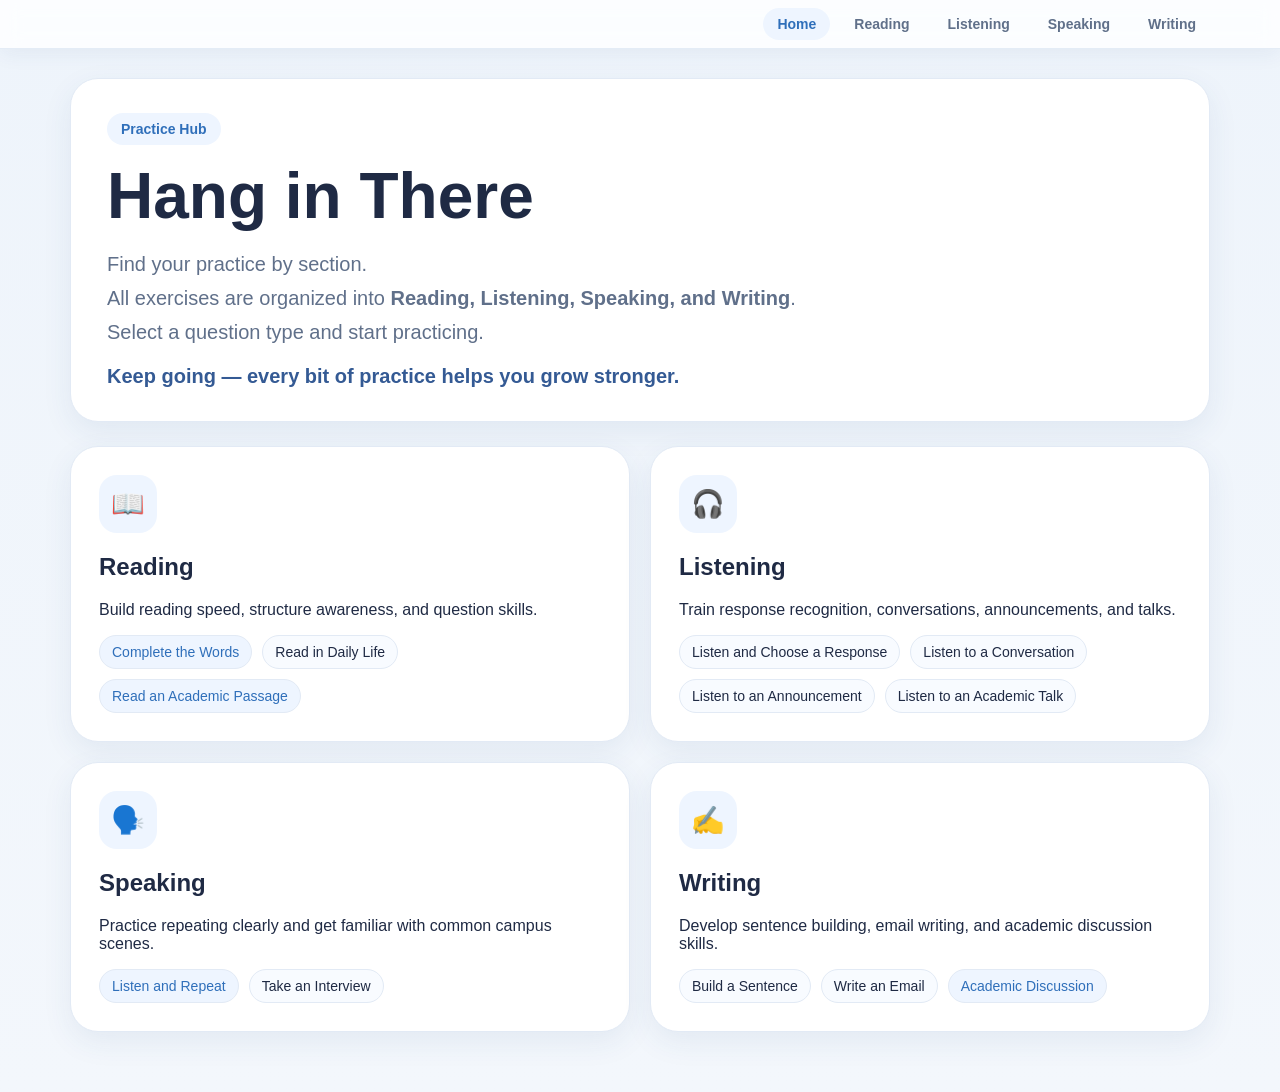
<file: index.html>
<!DOCTYPE html>
<html lang="en">
<head>
  <meta charset="UTF-8" />
  <meta name="viewport" content="width=device-width, initial-scale=1.0" />
  <title>Hang in There</title>
  <!-- Google Analytics -->
  <script async src="https://www.googletagmanager.com/gtag/js?id=G-VKHYMHFGMF"></script>
  <script>
    window.dataLayer = window.dataLayer || [];
    function gtag(){dataLayer.push(arguments);}
    gtag('js', new Date());
    gtag('config', 'G-VKHYMHFGMF');
  </script>
  <link rel="stylesheet" href="./styles.css?v=20260321homefix1" />
</head>
<body>
  <div class="navbar">
    <div class="nav-inner">
      <div class="nav-left"></div>

      <div class="nav-links">
        <a href="index.html" class="active">Home</a>
        <a href="reading.html">Reading</a>
        <a href="listening.html">Listening</a>
        <a href="speaking.html">Speaking</a>
        <a href="writing.html">Writing</a>
      </div>
    </div>
  </div>

  <div class="page-shell">
    <header class="hero card">
      <div class="badge">Practice Hub</div>
      <h1>Hang in There</h1>
      <p>
        Find your practice by section.<br>
        All exercises are organized into <strong>Reading, Listening, Speaking, and Writing</strong>.<br>
        Select a question type and start practicing.
      </p>
      <p class="encourage">Keep going — every bit of practice helps you grow stronger.</p>
    </header>

    <main class="grid">
      <section class="card module-card">
        <div class="icon">📖</div>
        <h2>Reading</h2>
        <p class="desc">Build reading speed, structure awareness, and question skills.</p>
        <div class="tag-list">
          <a href="complete-the-words.html" class="tag active">Complete the Words</a>
          <span class="tag">Read in Daily Life</span>
          <a href="read-an-academic-passage.html" class="tag active">Read an Academic Passage</a>
        </div>
      </section>

      <section class="card module-card">
        <div class="icon">🎧</div>
        <h2>Listening</h2>
        <p class="desc">Train response recognition, conversations, announcements, and talks.</p>
        <div class="tag-list">
          <span class="tag">Listen and Choose a Response</span>
          <span class="tag">Listen to a Conversation</span>
          <span class="tag">Listen to an Announcement</span>
          <span class="tag">Listen to an Academic Talk</span>
        </div>
      </section>

      <a class="card module-card" href="speaking.html">
        <div class="icon">🗣️</div>
        <h2>Speaking</h2>
        <p class="desc">Practice repeating clearly and get familiar with common campus scenes.</p>
        <div class="tag-list">
          <span class="tag active">Listen and Repeat</span>
          <span class="tag">Take an Interview</span>
        </div>
      </a>

      <section class="card module-card">
        <div class="icon">✍️</div>
        <h2>Writing</h2>
        <p class="desc">Develop sentence building, email writing, and academic discussion skills.</p>
        <div class="tag-list">
          <span class="tag">Build a Sentence</span>
          <span class="tag">Write an Email</span>
          <a href="writing.html" class="tag active">Academic Discussion</a>
        </div>
      </section>
    </main>
  </div>
</body>
</html>
</file>
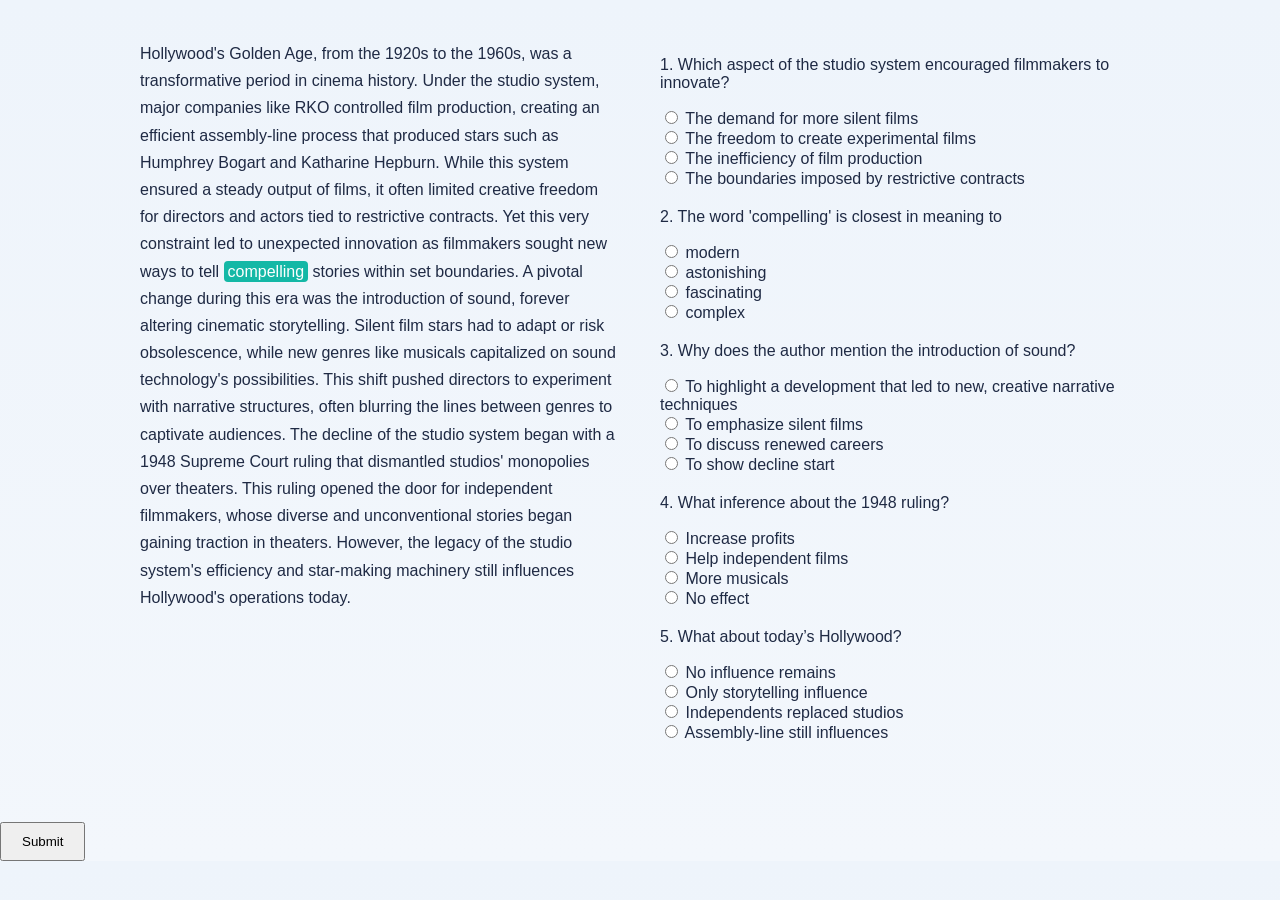
<file: academic.html>
<!DOCTYPE html>
<html lang="en">
<head>
  <meta charset="UTF-8" />
  <meta name="viewport" content="width=device-width, initial-scale=1.0"/>
  <title>Read an Academic Passage</title>
  <link rel="stylesheet" href="./styles.css" />
  <style>
    .container {
      max-width: 1000px;
      margin: 40px auto;
      display: flex;
      gap: 40px;
    }

    .passage {
      flex: 1;
      line-height: 1.7;
    }

    .questions {
      flex: 1;
    }

    .question {
      margin-bottom: 20px;
    }

    .highlight-word {
      background: #14b8a6;
      color: white;
      padding: 2px 4px;
      border-radius: 4px;
    }

    button {
      margin-top: 20px;
      padding: 10px 20px;
      cursor: pointer;
    }
  </style>
</head>
<body>

<div class="container">
  <div class="passage" id="passage"></div>
  <div class="questions" id="questions"></div>
</div>

<button onclick="check()">Submit</button>

<script>
const data = {
  passage: `Hollywood's Golden Age, from the 1920s to the 1960s, was a transformative period in cinema history. Under the studio system, major companies like RKO controlled film production, creating an efficient assembly-line process that produced stars such as Humphrey Bogart and Katharine Hepburn. While this system ensured a steady output of films, it often limited creative freedom for directors and actors tied to restrictive contracts. Yet this very constraint led to unexpected innovation as filmmakers sought new ways to tell <span class="highlight-word">compelling</span> stories within set boundaries.

A pivotal change during this era was the introduction of sound, forever altering cinematic storytelling. Silent film stars had to adapt or risk obsolescence, while new genres like musicals capitalized on sound technology's possibilities. This shift pushed directors to experiment with narrative structures, often blurring the lines between genres to captivate audiences.

The decline of the studio system began with a 1948 Supreme Court ruling that dismantled studios' monopolies over theaters. This ruling opened the door for independent filmmakers, whose diverse and unconventional stories began gaining traction in theaters. However, the legacy of the studio system's efficiency and star-making machinery still influences Hollywood's operations today.`,

  questions: [
    {
      q: "Which aspect of the studio system encouraged filmmakers to innovate?",
      options: [
        "The demand for more silent films",
        "The freedom to create experimental films",
        "The inefficiency of film production",
        "The boundaries imposed by restrictive contracts"
      ],
      answer: 3
    },
    {
      q: "The word 'compelling' is closest in meaning to",
      options: ["modern","astonishing","fascinating","complex"],
      answer: 2
    },
    {
      q: "Why does the author mention the introduction of sound?",
      options: [
        "To highlight a development that led to new, creative narrative techniques",
        "To emphasize silent films",
        "To discuss renewed careers",
        "To show decline start"
      ],
      answer: 0
    },
    {
      q: "What inference about the 1948 ruling?",
      options: [
        "Increase profits",
        "Help independent films",
        "More musicals",
        "No effect"
      ],
      answer: 1
    },
    {
      q: "What about today’s Hollywood?",
      options: [
        "No influence remains",
        "Only storytelling influence",
        "Independents replaced studios",
        "Assembly-line still influences"
      ],
      answer: 3
    }
  ]
};

document.getElementById("passage").innerHTML = data.passage;

const qDiv = document.getElementById("questions");

data.questions.forEach((q, i) => {
  let html = `<div class="question"><p>${i+1}. ${q.q}</p>`;
  q.options.forEach((opt, j) => {
    html += `
      <label>
        <input type="radio" name="q${i}" value="${j}">
        ${opt}
      </label><br>
    `;
  });
  html += `</div>`;
  qDiv.innerHTML += html;
});

function check(){
  let score = 0;
  data.questions.forEach((q,i)=>{
    const selected = document.querySelector(`input[name=q${i}]:checked`);
    if(selected && Number(selected.value) === q.answer){
      score++;
    }
  });
  alert("Score: " + score + "/" + data.questions.length);
}
</script>

</body>
</html>
</file>
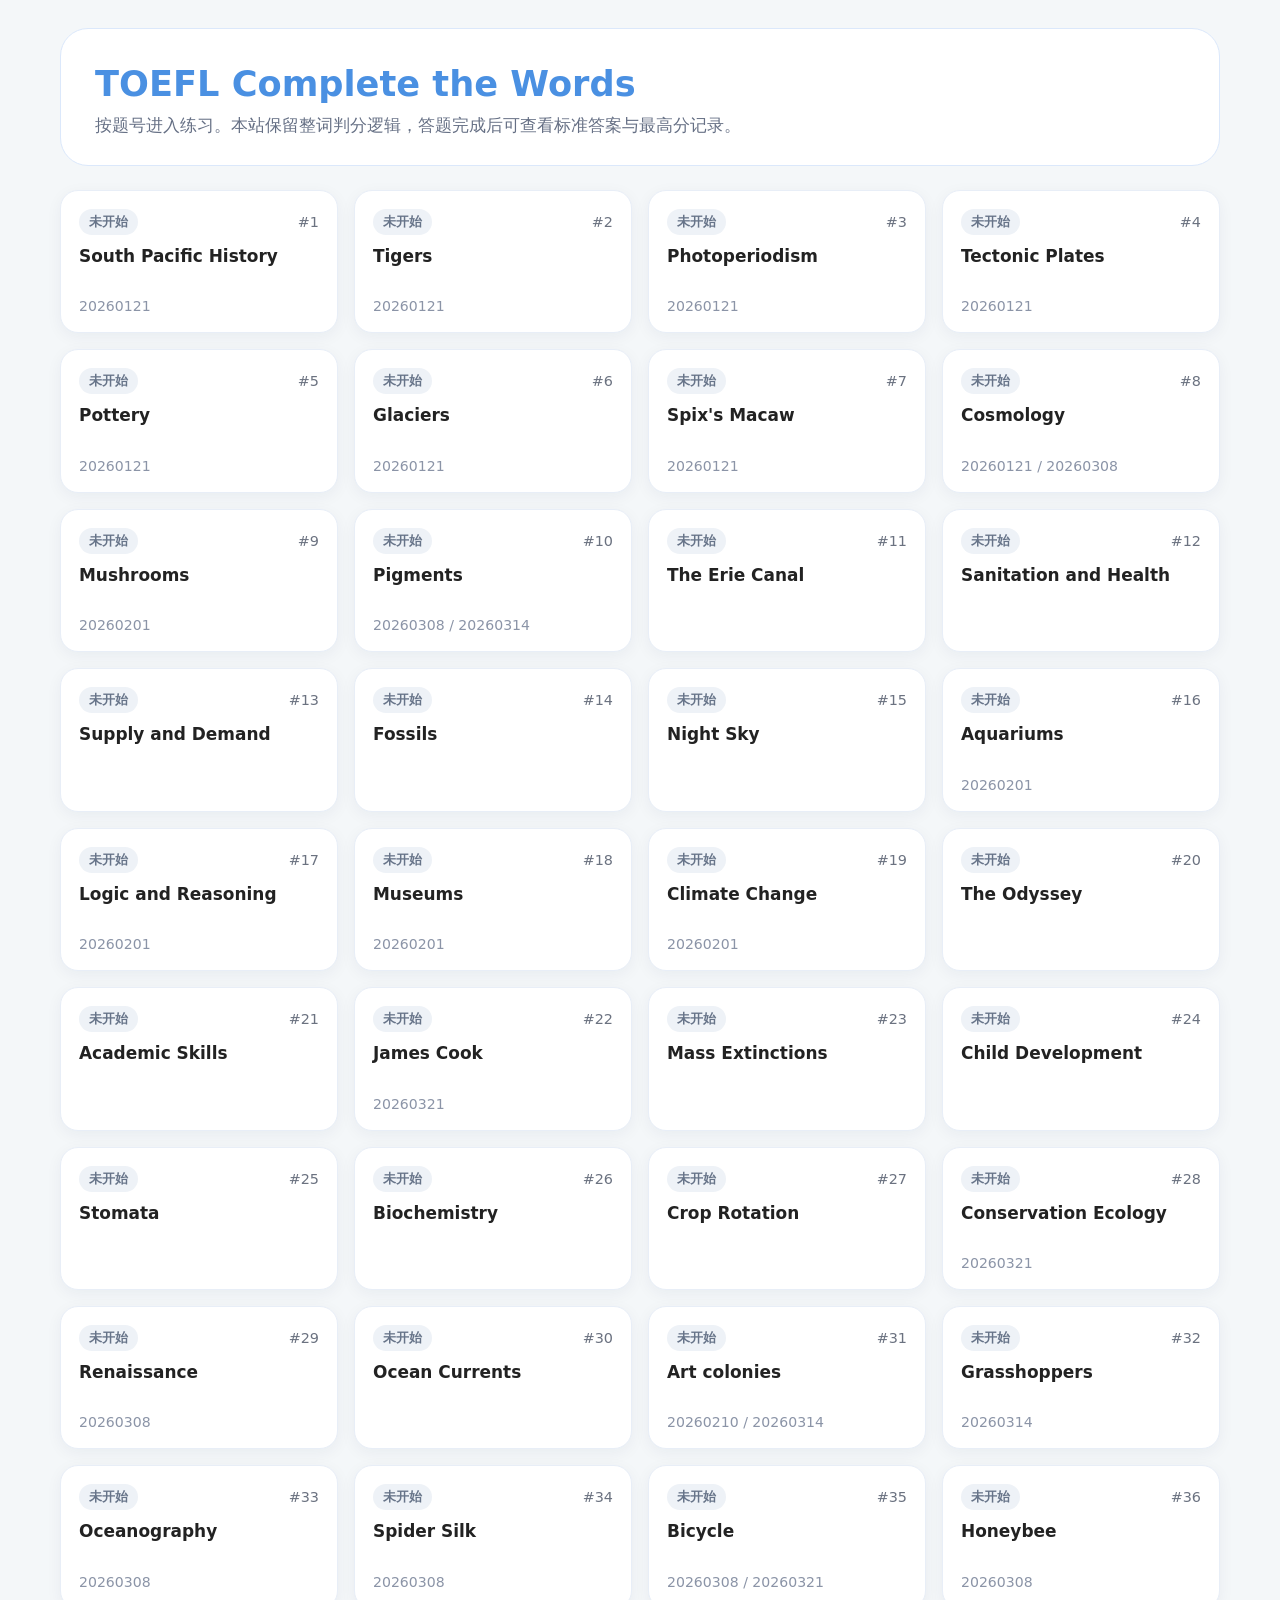
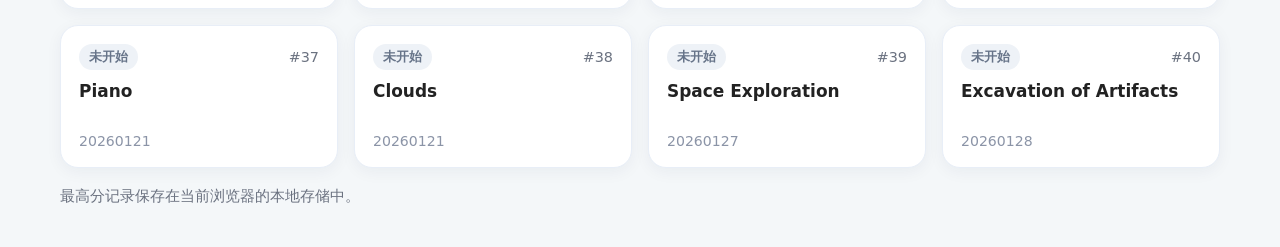
<file: complete-the-words.html>
<!DOCTYPE html>
<html lang="zh-CN">
<head>
  <meta charset="UTF-8" />
  <meta name="viewport" content="width=device-width, initial-scale=1.0" />
  <title>TOEFL Complete the Words</title>
  <style>
    :root { --primary:#4a90e2; --success:#28a745; --muted:#6b7280; --bg:#f4f7f9; }
    * { box-sizing:border-box; }
    body { margin:0; font-family:'Segoe UI', system-ui, sans-serif; background:var(--bg); color:#333; }
    .wrap { max-width:1200px; margin:0 auto; padding:28px 20px 40px; }
    .hero { background:#fff; border:1px solid #dbe8fb; border-radius:28px; padding:34px 34px 28px; margin-bottom:24px; }
    .hero h1 { margin:0 0 10px; color:var(--primary); font-size:2.2rem; }
    .hero p { margin:0; color:#667085; font-size:1.05rem; }
    .grid { display:grid; grid-template-columns:repeat(auto-fill, minmax(260px, 1fr)); gap:16px; }
    .card { background:#fff; border-radius:18px; padding:18px; text-decoration:none; color:inherit; border:1px solid #e8eef7; box-shadow:0 4px 16px rgba(24,39,75,.05); transition:.15s ease; }
    .card:hover { transform:translateY(-2px); box-shadow:0 10px 24px rgba(24,39,75,.08); }
    .meta { display:flex; justify-content:space-between; align-items:center; margin-bottom:10px; color:#6b7280; font-size:.9rem; }
    .badge { display:inline-block; padding:4px 10px; border-radius:999px; font-weight:700; font-size:.82rem; }
    .badge-none { background:#eef2f7; color:#677489; }
    .badge-done { background:#eaf7ee; color:#1c7c3c; }
    .card h3 { margin:0 0 8px; font-size:1.06rem; line-height:1.35; color:#222; }
    .subtitle { color:#4a90e2; font-size:.9rem; margin:0 0 6px; min-height:1.15em; font-weight:600; }
    .date { color:#8b94a7; font-size:.88rem; min-height:1.1em; }
    .tip { margin-top:18px; color:#6b7280; font-size:.95rem; }
  </style>
</head>
<body>
  <div class="wrap">
    <div class="hero">
      <h1>TOEFL Complete the Words</h1>
      <p>按题号进入练习。本站保留整词判分逻辑，答题完成后可查看标准答案与最高分记录。</p>
    </div>
    <div id="question-grid" class="grid"></div>
    <div class="tip">最高分记录保存在当前浏览器的本地存储中。</div>
  </div>
  <script src="data/questions.js"></script>
  <script>
    const STORAGE_KEY = 'ctw_scores_v1';
    const scores = JSON.parse(localStorage.getItem(STORAGE_KEY) || '{}');
    const grid = document.getElementById('question-grid');
    const questionList = window.questions || [];
    if (!questionList.length) {
      grid.innerHTML = '<div style="color:#dc3545;">题库加载失败，请检查 data/questions.js</div>';
    }
    questionList.forEach(q => {
      const score = scores[q.id];
      const total = (q.items || []).length || 10;
      const done = score !== undefined;
      const card = document.createElement('a');
      card.className = 'card';
      card.href = `practice.html?id=${q.id}`;
      card.innerHTML = `
        <div class="meta">
          <span class="badge ${done ? 'badge-done' : 'badge-none'}">${done ? `最高分 ${score} / ${total}` : '未开始'}</span>
          <span>#${q.id}</span>
        </div>
        <h3>${q.title || `Practice ${q.id}`}</h3>
        <div class="subtitle">${q.subtitle || ''}</div>
        <div class="date">${q.date || ''}</div>
      `;
      grid.appendChild(card);
    });
  </script>
</body>
</html>
</file>
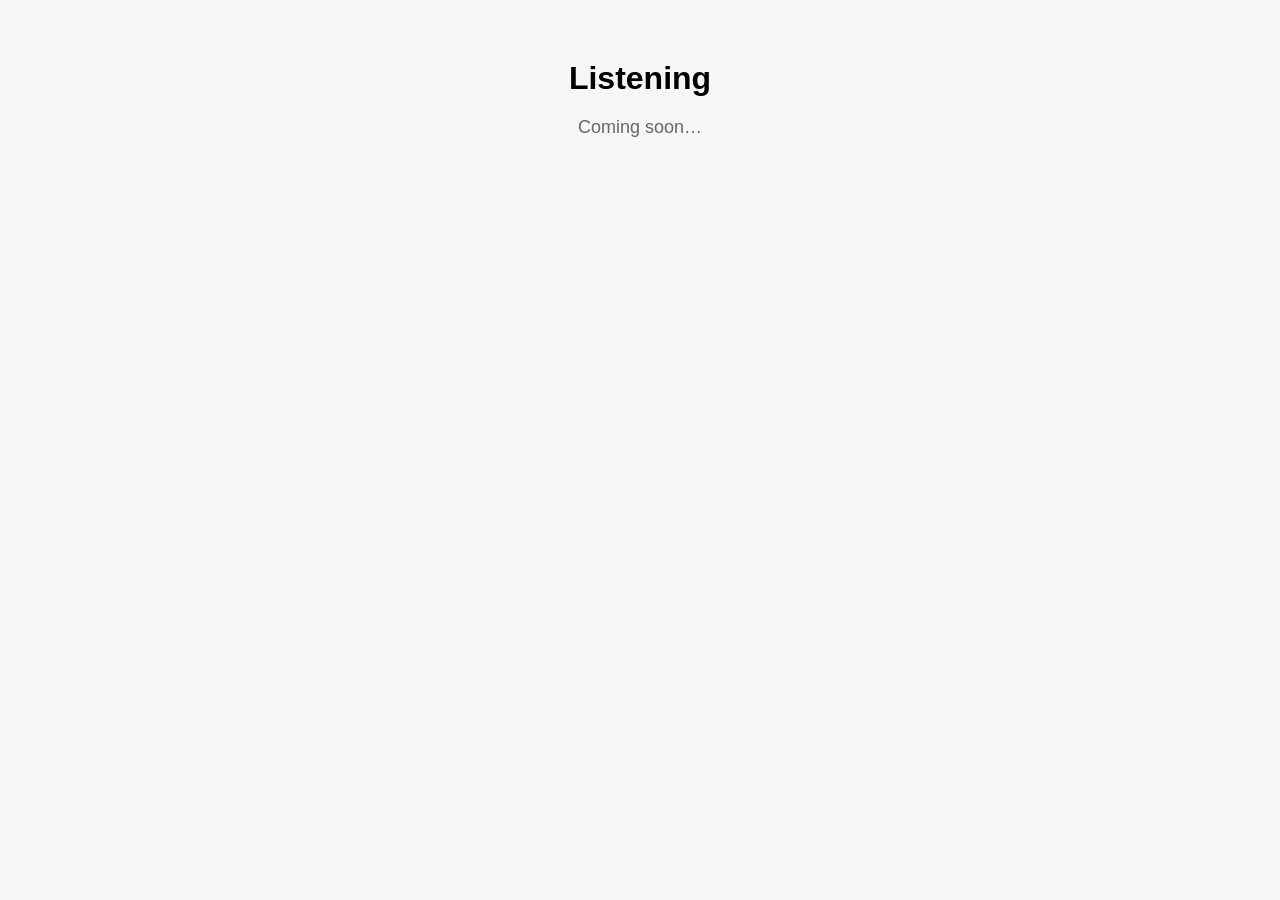
<file: listening.html>
<!DOCTYPE html>
<html lang="en">
<head>
  <meta charset="UTF-8">
  <title>Listening</title>
  <meta name="viewport" content="width=device-width, initial-scale=1.0">
  <style>
    body {
      font-family: Arial, sans-serif;
      margin: 0;
      background: #f5f6f7;
    }

    .container {
      max-width: 900px;
      margin: 60px auto;
      text-align: center;
    }

    h1 {
      font-size: 32px;
      margin-bottom: 20px;
    }

    p {
      color: #666;
      font-size: 18px;
    }
  </style>
</head>

<body>

<div class="container">
  <h1>Listening</h1>
  <p>Coming soon…</p>
</div>

</body>
</html>
</file>
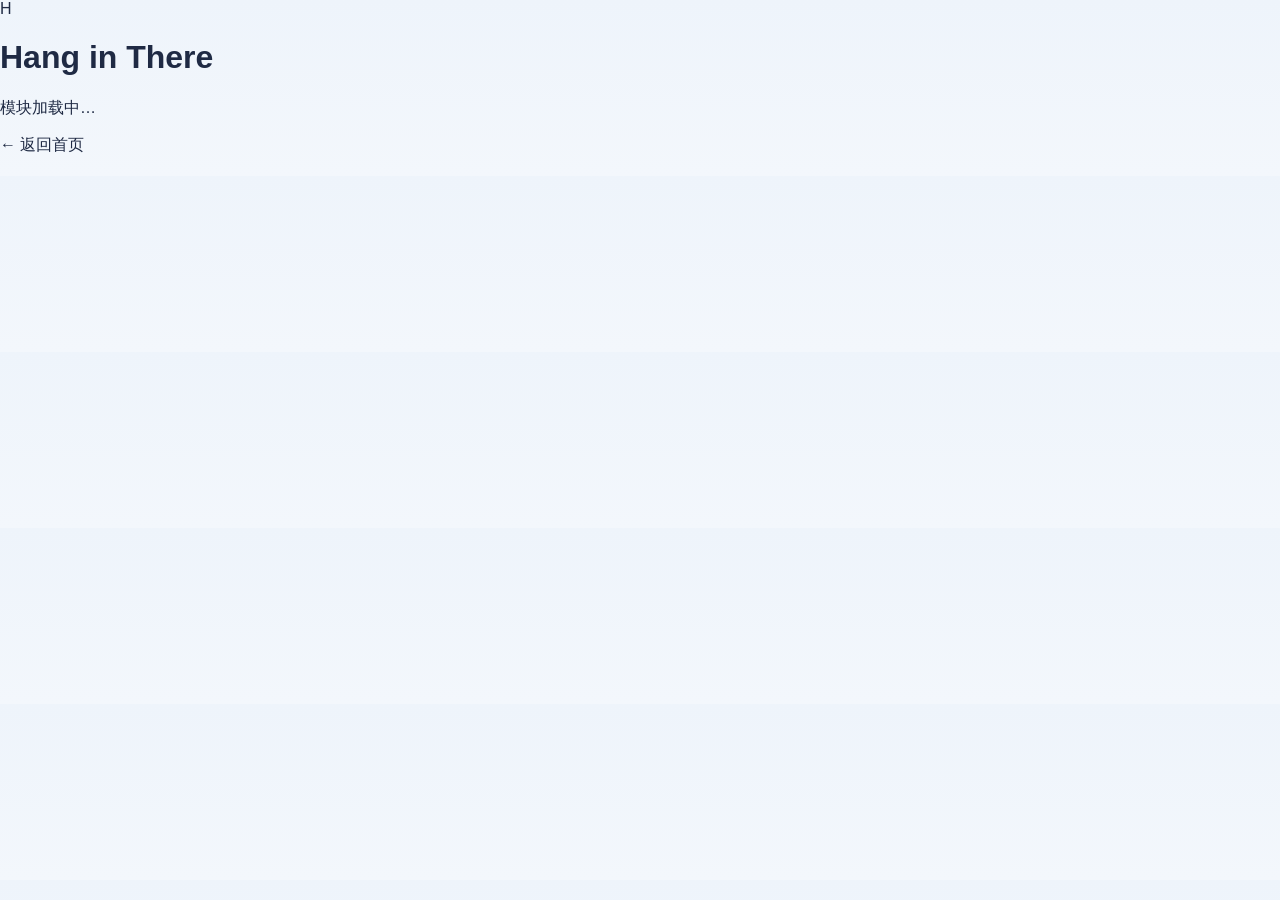
<file: module.html>
<!DOCTYPE html>
<html lang="zh-CN">
<head>
  <meta charset="UTF-8" />
  <meta name="viewport" content="width=device-width, initial-scale=1.0" />
  <title>Hang in There | 模块页</title>
  <link rel="stylesheet" href="./styles.css" />
  <script src="./site-data.js"></script>
</head>
<body>
  <header class="site-header">
    <div class="container">
      <div class="brand">
        <div class="brand-badge">H</div>
        <div class="brand-text">
          <h1>Hang in There</h1>
          <p id="breadcrumb">模块加载中…</p>
        </div>
      </div>
    </div>
  </header>

  <main class="container">
    <a class="back-link" href="./index.html">← 返回首页</a>

    <section class="panel">
      <div class="module-top">
        <h2 id="moduleTitle"></h2>
        <p id="moduleDesc"></p>
      </div>

      <div class="chip-row" id="typeChips"></div>
      <div id="moduleContent"></div>
    </section>
  </main>

  <script>
    const params = new URLSearchParams(window.location.search);
    const categoryId = params.get('category');
    const typeId = params.get('type');

    const category = siteData.categories.find(item => item.id === categoryId) || siteData.categories[0];
    const selectedType = category.types.find(item => item.id === typeId) || category.types[0];

    const breadcrumb = document.getElementById('breadcrumb');
    const moduleTitle = document.getElementById('moduleTitle');
    const moduleDesc = document.getElementById('moduleDesc');
    const typeChips = document.getElementById('typeChips');
    const moduleContent = document.getElementById('moduleContent');

    breadcrumb.textContent = `${category.name} / ${selectedType.name}`;
    moduleTitle.textContent = selectedType.name;
    moduleDesc.textContent = selectedType.description;

    typeChips.innerHTML = category.types.map(type => {
      const active = type.id === selectedType.id ? 'active' : '';
      return `<a class="chip ${active}" href="./module.html?category=${encodeURIComponent(category.id)}&type=${encodeURIComponent(type.id)}">${type.name}</a>`;
    }).join('');

    function renderEmpty(type) {
      moduleContent.innerHTML = `
        <div class="notice">
          这个题型入口已经预留好了，目前内容先留空。后续你只需要把题目数据补进来，就可以继续扩展，不用再改网站整体结构。
        </div>
      `;
    }

    function renderExternal(type) {
      moduleContent.innerHTML = `
        <div class="notice">
          <div>这个题型会跳转到你原来已经在用的 Complete the Words 刷题页。</div>
          <div style="margin-top:8px;">${type.note || ''}</div>
          <a class="button" href="${type.externalHref}">进入 ${type.name}</a>
        </div>
      `;
    }

    function renderSpeakingList(items) {
      moduleContent.innerHTML = items.map(item => `
        <article class="question-card">
          <div class="question-number">Listen and Repeat ${item.number}</div>
          <h3 class="question-title">${item.title}</h3>

          <div class="block-title">题目内容</div>
          <ol class="lines">
            ${item.lines.map(line => `<li>${line}</li>`).join('')}
          </ol>

          <div class="block-title">场景知识补充</div>
          <div class="vocab-list">
            ${item.vocab.map(([term, ipa, meaning]) => `
              <div class="vocab-item"><strong>${term}</strong> ${ipa}<br>${meaning}</div>
            `).join('')}
          </div>
        </article>
      `).join('');
    }

    if (selectedType.status === 'content' && category.id === 'speaking' && selectedType.id === 'listen-and-repeat') {
      renderSpeakingList(siteData.speaking['listen-and-repeat']);
    } else if (selectedType.status === 'external') {
      renderExternal(selectedType);
    } else {
      renderEmpty(selectedType);
    }
  </script>
</body>
</html>
</file>
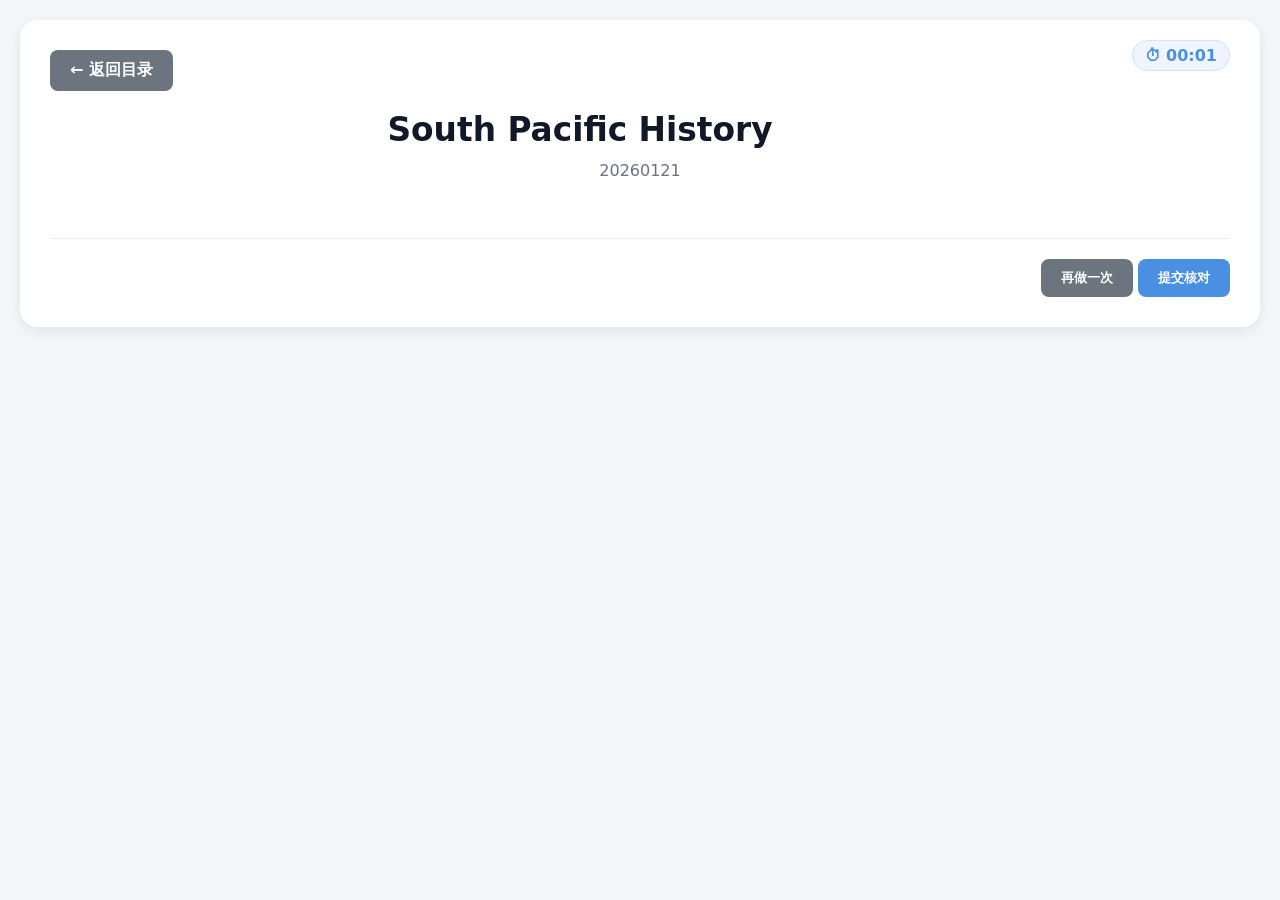
<file: practice.html>
<!DOCTYPE html>
<html lang="zh-CN">
<head>
  <meta charset="UTF-8" />
  <meta name="viewport" content="width=device-width, initial-scale=1.0" />
  <title>Read an Academic Passage</title>
  <style>
    :root { --primary:#4a90e2; --success:#28a745; --error:#dc3545; --bg:#f4f7f9; }
    * { box-sizing:border-box; }
    body { font-family:'Segoe UI', system-ui, sans-serif; background:var(--bg); margin:0; padding:20px; color:#333; }
    .container { max-width:1280px; margin:0 auto; background:white; padding:30px; border-radius:18px; box-shadow:0 4px 15px rgba(0,0,0,0.08); position:relative; }
    #timer { position:absolute; top:20px; right:30px; font-weight:bold; color:var(--primary); background:#eef5ff; padding:5px 12px; border-radius:15px; font-variant-numeric:tabular-nums; border:1px solid #d0e3ff; }
    .btn-back, button { border:none; padding:10px 20px; border-radius:8px; cursor:pointer; font-weight:bold; transition:opacity 0.2s; text-decoration:none; display:inline-block; }
    .btn-back, .btn-retry { background:#6c757d; color:white; }
    .btn-main { background:var(--primary); color:white; }
    .btn-next { background:var(--success); color:white; }
    .topbar { margin-bottom:20px; }
    h1 { margin:0 120px 8px 0; color:#111827; font-size:2.05rem; text-align:center; }
    .sub { color:#6b7280; margin-bottom:10px; text-align:center; }
    .mini-title { color:#4a90e2; font-weight:700; margin-bottom:12px; text-align:center; }
    .layout { display:grid; grid-template-columns: 1.05fr .95fr; gap:38px; align-items:start; }
    .passage { font-size:1rem; line-height:1.58; text-align:left; color:#333; }
    .passage p { margin:0 0 20px; }
    .highlight-word { background:#14b8a6; color:#fff; padding:1px 4px; border-radius:2px; font-weight:700; }
    .question-panel { padding-top:6px; }
    .question-block { margin-bottom:26px; }
    .question-text { font-size:1rem; line-height:1.45; font-weight:700; color:#222; margin-bottom:14px; }
    .options { display:flex; flex-direction:column; gap:14px; }
    .option { display:flex; align-items:flex-start; gap:14px; cursor:pointer; }
    .option input[type="radio"] { width:18px; height:18px; margin-top:3px; accent-color:#4a90e2; }
    .option-text { font-size:0.98rem; line-height:1.45; }
    .option.correct .option-text { color:var(--success); font-weight:700; }
    .option.wrong .option-text { color:var(--error); font-weight:700; }
    .option.dim .option-text { color:#666; }
    .answer-area { margin-top:28px; padding:20px; background:#f8f9fa; border-radius:10px; border-left:5px solid var(--primary); }
    .answer-grid { display:grid; grid-template-columns:repeat(auto-fill, minmax(200px, 1fr)); gap:10px; margin-top:10px; }
    .ans-item { font-size:1rem; color:#555; border-bottom:1px dashed #ddd; padding-bottom:5px; }
    .nav-tools { margin-top:28px; padding-top:20px; border-top:1px solid #eee; display:flex; justify-content:space-between; align-items:center; gap:12px; flex-wrap:wrap; }
    .hidden { display:none; }
    @media (max-width: 960px) {
      .container { padding:20px; }
      #timer { position:static; display:inline-block; margin-bottom:12px; }
      h1 { margin-right:0; font-size:1.5rem; text-align:left; }
      .sub, .mini-title { text-align:left; }
      .layout { grid-template-columns:1fr; gap:22px; }
      .passage { font-size:1rem; line-height:1.72; }
      .question-panel { padding-top:0; }
    }
  </style>
</head>
<body>
<div class="container">
  <div id="timer">⏱ 00:00</div>
  <div class="topbar">
    <a class="btn-back" href="index.html">← 返回目录</a>
  </div>
  <h1 id="quiz-title"></h1>
  <div id="quiz-subtitle" class="mini-title"></div>
  <div id="quiz-date" class="sub"></div>

  <div class="layout">
    <div class="passage" id="quiz-content"></div>
    <div class="question-panel" id="question-panel"></div>
  </div>

  <div class="nav-tools">
    <div id="score-result" style="font-size:1.35rem; font-weight:bold; color:var(--primary);"></div>
    <div>
      <button id="retry-btn" class="btn-retry">再做一次</button>
      <button id="submit-btn" class="btn-main">提交核对</button>
      <button id="next-btn" class="btn-next hidden">下一题 →</button>
    </div>
  </div>

  <div id="answer-review" class="answer-area hidden">
    <strong>正确答案回顾：</strong>
    <div class="answer-grid" id="answer-grid"></div>
  </div>
</div>

<script src="data/questions.js"></script>
<script>
  const STORAGE_KEY = 'rap_scores_v1';
  const questionList = window.questions || [];
  const scores = JSON.parse(localStorage.getItem(STORAGE_KEY) || '{}');
  const params = new URLSearchParams(location.search);
  const currentId = Number(params.get('id') || 1);
  const currentIdx = questionList.findIndex(q => q.id === currentId);
  const d = questionList[currentIdx];

  let timer = null;
  let startTime = Date.now();

  const titleEl = document.getElementById('quiz-title');
  const subtitleEl = document.getElementById('quiz-subtitle');
  const dateEl = document.getElementById('quiz-date');
  const contentEl = document.getElementById('quiz-content');
  const panelEl = document.getElementById('question-panel');
  const scoreEl = document.getElementById('score-result');
  const reviewEl = document.getElementById('answer-review');
  const gridEl = document.getElementById('answer-grid');
  const submitBtn = document.getElementById('submit-btn');
  const nextBtn = document.getElementById('next-btn');
  const retryBtn = document.getElementById('retry-btn');

  function escapeHtml(str) {
    return String(str)
      .replace(/&/g, '&amp;')
      .replace(/</g, '&lt;')
      .replace(/>/g, '&gt;')
      .replace(/"/g, '&quot;')
      .replace(/'/g, '&#39;');
  }

  function renderQuestions() {
    if (!d || !Array.isArray(d.questions)) {
      panelEl.innerHTML = '';
      return;
    }
    panelEl.innerHTML = d.questions.map((q, qi) => `
      <div class="question-block" data-question-idx="${qi}">
        <div class="question-text">${escapeHtml(q.question)}</div>
        <div class="options">
          ${q.options.map((opt, oi) => `
            <label class="option" data-q="${qi}" data-opt="${oi}">
              <input type="radio" name="question-${qi}" value="${oi}">
              <span class="option-text">${escapeHtml(opt)}</span>
            </label>
          `).join('')}
        </div>
      </div>
    `).join('');
  }

  if (!d) {
    titleEl.textContent = '题目未找到';
    contentEl.textContent = '请返回首页重新选择题目。';
    submitBtn.disabled = true;
    nextBtn.classList.add('hidden');
    retryBtn.disabled = true;
  } else {
    titleEl.textContent = d.title || '';
    subtitleEl.textContent = d.subtitle || '';
    dateEl.textContent = d.date || '';
    contentEl.innerHTML = (d.passage || '').split('\n\n').map(p => `<p>${p}</p>`).join('');
    renderQuestions();
    startTime = Date.now();
    timer = setInterval(updateTimer, 1000);
    if (currentIdx >= 0 && currentIdx < questionList.length - 1) {
      nextBtn.onclick = () => {
        const nextId = questionList[currentIdx + 1].id;
        location.href = `practice.html?id=${nextId}`;
      };
    } else {
      nextBtn.classList.add('hidden');
    }
  }

  function updateTimer() {
    const s = Math.floor((Date.now() - startTime) / 1000);
    document.getElementById('timer').innerText = `⏱ ${String(Math.floor(s / 60)).padStart(2,'0')}:${String(s % 60).padStart(2,'0')}`;
  }

  function checkScore() {
    if (!d) return;
    clearInterval(timer);
    let correct = 0;
    gridEl.innerHTML = '';

    (d.questions || []).forEach((q, qi) => {
      const checked = document.querySelector(`input[name="question-${qi}"]:checked`);
      const userAnswer = checked ? Number(checked.value) : null;
      const block = document.querySelector(`.question-block[data-question-idx="${qi}"]`);
      const labels = block ? Array.from(block.querySelectorAll('.option')) : [];
      const isCorrect = userAnswer === q.answer;
      if (isCorrect) correct++;

      labels.forEach((label, oi) => {
        const input = label.querySelector('input');
        if (input) input.disabled = true;
        label.classList.remove('correct', 'wrong', 'dim');
        if (oi === q.answer) {
          label.classList.add('correct');
        } else if (userAnswer === oi && userAnswer !== q.answer) {
          label.classList.add('wrong');
        } else if (userAnswer !== null) {
          label.classList.add('dim');
        }
      });

      const answerLetter = ['A', 'B', 'C', 'D'][q.answer] || '';
      gridEl.innerHTML += `<div class="ans-item">${qi + 1}. <strong>${answerLetter}</strong> — ${escapeHtml(q.options[q.answer] || '')}</div>`;
    });

    scoreEl.innerText = `得分: ${correct} / ${(d.questions || []).length}`;
    reviewEl.classList.remove('hidden');
    submitBtn.classList.add('hidden');
    if (currentIdx >= 0 && currentIdx < questionList.length - 1) nextBtn.classList.remove('hidden');
    if (!scores[d.id] || correct > scores[d.id]) {
      scores[d.id] = correct;
      localStorage.setItem(STORAGE_KEY, JSON.stringify(scores));
    }
  }

  function retry() {
    document.querySelectorAll('input[type="radio"]').forEach(inp => {
      inp.checked = false;
      inp.disabled = false;
    });
    document.querySelectorAll('.option').forEach(label => {
      label.classList.remove('correct', 'wrong', 'dim');
    });
    reviewEl.classList.add('hidden');
    scoreEl.innerText = '';
    submitBtn.classList.remove('hidden');
    nextBtn.classList.add('hidden');
    clearInterval(timer);
    startTime = Date.now();
    document.getElementById('timer').innerText = '⏱ 00:00';
    timer = setInterval(updateTimer, 1000);
    if (currentIdx >= 0 && currentIdx < questionList.length - 1) {
      nextBtn.onclick = () => {
        const nextId = questionList[currentIdx + 1].id;
        location.href = `practice.html?id=${nextId}`;
      };
    }
  }

  submitBtn.addEventListener('click', checkScore);
  retryBtn.addEventListener('click', retry);
</script>
</body>
</html>
</file>
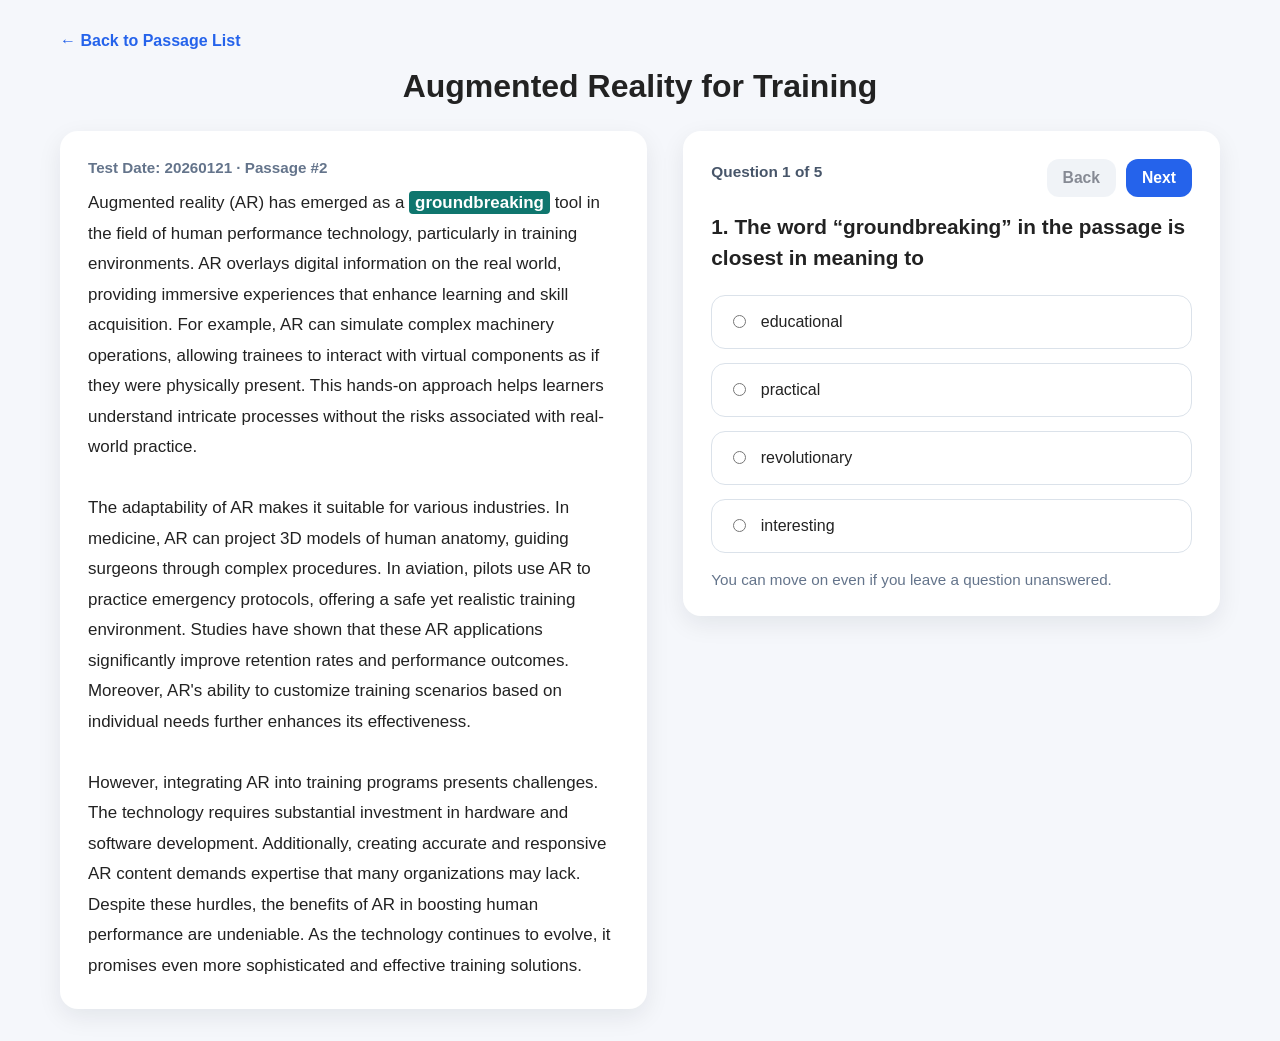
<file: read-an-academic-passage-practice.html>
<!DOCTYPE html>
<html lang="en">
<head>
  <meta charset="UTF-8" />
  <meta name="viewport" content="width=device-width, initial-scale=1.0"/>
  <title>Read an Academic Passage Practice</title>
  <link rel="stylesheet" href="./styles.css" />
  <style>
    body {
      margin: 0;
      font-family: Arial, Helvetica, sans-serif;
      background: #f5f7fb;
      color: #222;
    }

    .page {
      max-width: 1200px;
      margin: 32px auto;
      padding: 0 20px;
    }

    .topbar {
      display: flex;
      justify-content: space-between;
      align-items: center;
      margin-bottom: 18px;
      gap: 12px;
      flex-wrap: wrap;
    }

    .back-link {
      display: inline-block;
      text-decoration: none;
      color: #2563eb;
      font-weight: 600;
    }

    .back-link:hover {
      text-decoration: underline;
    }

    .title {
      font-size: 2rem;
      font-weight: 800;
      text-align: center;
      margin: 10px 0 26px;
    }

    .layout {
      display: flex;
      gap: 36px;
      align-items: flex-start;
    }

    .passage-card,
    .question-card,
    .result-card {
      background: #fff;
      border-radius: 18px;
      box-shadow: 0 8px 24px rgba(15, 23, 42, 0.08);
      padding: 28px;
    }

    .passage-card {
      flex: 1.05;
      min-width: 0;
    }

    .question-card,
    .result-card {
      flex: 0.95;
      min-width: 320px;
      position: sticky;
      top: 20px;
    }

    .passage-text {
      font-size: 1.06rem;
      line-height: 1.8;
      white-space: pre-line;
    }

    .passage-meta {
      color: #64748b;
      font-size: 0.95rem;
      margin-bottom: 12px;
      font-weight: 700;
    }

    .highlight-word {
      background: #0f766e;
      color: #fff;
      padding: 2px 6px;
      border-radius: 4px;
      font-weight: 700;
    }

    .question-top {
      display: flex;
      justify-content: space-between;
      align-items: flex-start;
      gap: 16px;
      margin-bottom: 14px;
    }

    .progress {
      font-size: 0.96rem;
      color: #475569;
      font-weight: 600;
      margin-top: 4px;
    }

    .nav-buttons {
      display: flex;
      gap: 10px;
      flex-shrink: 0;
    }

    .question-text {
      font-size: 1.3rem;
      line-height: 1.5;
      font-weight: 700;
      margin-bottom: 22px;
    }

    .options {
      display: grid;
      gap: 14px;
      margin-bottom: 18px;
    }

    .option {
      display: block;
      border: 1.5px solid #dbe2ea;
      border-radius: 14px;
      padding: 14px 16px;
      cursor: pointer;
      transition: all 0.18s ease;
      background: #fff;
      line-height: 1.5;
    }

    .option:hover {
      border-color: #93c5fd;
      background: #f8fbff;
    }

    .option input {
      margin-right: 10px;
      transform: translateY(1px);
    }

    button {
      border: none;
      border-radius: 12px;
      padding: 10px 16px;
      font-size: 0.98rem;
      font-weight: 700;
      cursor: pointer;
      transition: 0.18s ease;
    }

    .primary-btn {
      background: #2563eb;
      color: #fff;
    }

    .primary-btn:hover {
      background: #1d4ed8;
    }

    .secondary-btn {
      background: #e2e8f0;
      color: #0f172a;
    }

    .secondary-btn:hover {
      background: #cbd5e1;
    }

    .secondary-btn:disabled {
      opacity: 0.5;
      cursor: not-allowed;
    }

    .muted {
      color: #64748b;
      font-size: 0.95rem;
      margin-top: 10px;
    }

    .score {
      font-size: 2rem;
      font-weight: 800;
      margin-bottom: 8px;
    }

    .accuracy {
      font-size: 1.1rem;
      color: #334155;
      margin-bottom: 22px;
      font-weight: 600;
    }

    .review-list {
      display: grid;
      gap: 16px;
      margin-top: 18px;
    }

    .review-item {
      border: 1px solid #e2e8f0;
      border-radius: 14px;
      padding: 16px;
      background: #fcfdff;
    }

    .review-item.correct {
      border-left: 6px solid #16a34a;
    }

    .review-item.wrong {
      border-left: 6px solid #dc2626;
    }

    .review-q {
      font-weight: 800;
      margin-bottom: 8px;
      line-height: 1.5;
    }

    .review-line {
      margin: 4px 0;
      line-height: 1.5;
    }

    .review-line strong {
      color: #0f172a;
    }

    .explanation {
      margin-top: 10px;
      line-height: 1.7;
      color: #334155;
    }

    .result-actions {
      margin-bottom: 16px;
    }

    .hidden {
      display: none;
    }

    /* ===== 通用句子插入题插件样式 ===== */
    .insert-slot {
      display: inline-block;
      width: 12px;
      height: 12px;
      background-color: #00796b;
      margin: 0 6px;
      border-radius: 2px;
      cursor: pointer;
      vertical-align: middle;
    }

    .insert-slot:hover {
      background-color: #00695c;
    }

    .insert-slot.selected {
      background-color: #005f56;
    }

    .inserted-sentence {
      display: inline;
      background: #eefcfb;
      border: 2px solid #8dd9dd;
      border-radius: 8px;
      padding: 2px 6px;
      font-weight: 700;
      white-space: normal;
    }

    .insert-choice-list {
      display: grid;
      gap: 10px;
      margin-bottom: 18px;
    }

    .insert-choice-item {
      padding: 12px 14px;
      border: 1.5px solid #dbe2ea;
      border-radius: 12px;
      background: #fff;
      color: #334155;
      font-weight: 600;
    }

    .insert-choice-item.active {
      border-color: #0f9ea8;
      background: #eefcfb;
      color: #0a6f78;
    }



    .insert-sentence-box {
      margin: 18px 0 20px;
      padding: 16px 18px;
      border: 1.5px solid #dbe2ea;
      border-radius: 14px;
      background: #fff;
      color: #334155;
      line-height: 1.7;
      font-size: 1.04rem;
    }

    .insert-sentence-box strong {
      display: block;
      margin-bottom: 8px;
      color: #0f172a;
      font-size: 0.98rem;
    }

    @media (max-width: 900px) {
      .layout {
        flex-direction: column;
      }

      .question-card,
      .result-card {
        position: static;
        width: 100%;
        min-width: 0;
      }

      .title {
        font-size: 1.7rem;
      }

      .question-text {
        font-size: 1.12rem;
      }

      .question-top {
        flex-direction: column;
        align-items: stretch;
      }

      .nav-buttons {
        justify-content: flex-end;
      }
    }
  </style>
</head>
<body>
  <div class="page">
    <div class="topbar">
      <a class="back-link" href="read-an-academic-passage.html">← Back to Passage List</a>
    </div>

    <div class="title" id="passageTitle"></div>

    <div class="layout">
      <section class="passage-card">
        <div class="passage-meta" id="passageMeta"></div>
        <div class="passage-text" id="passage"></div>
      </section>

      <section class="question-card" id="questionCard">
        <div class="question-top">
          <div class="progress" id="progress"></div>
          <div class="nav-buttons">
            <button class="secondary-btn" id="backBtn">Back</button>
            <button class="primary-btn" id="nextBtn">Next</button>
          </div>
        </div>

        <div class="question-text" id="questionText"></div>
        <div id="insertSentenceBox" class="insert-sentence-box" style="display:none;"></div>
        <div class="options" id="options"></div>
        <div class="muted" id="hintText">You can move on even if you leave a question unanswered.</div>
      </section>

      <section class="result-card hidden" id="resultCard">
        <div class="score" id="scoreText"></div>
        <div class="accuracy" id="accuracyText"></div>
        <div class="result-actions">
          <a class="back-link" href="read-an-academic-passage.html">← Back to Passage List</a>
        </div>
        <div class="review-list" id="reviewList"></div>
      </section>
    </div>
  </div>

  <script>
    const passages = {
      "2": {
            "id": 2,
            "title": "Augmented Reality for Training",
            "date": "20260121",
            "plainPassage": "Augmented reality (AR) has emerged as a groundbreaking tool in the field of human performance technology, particularly in training environments. AR overlays digital information on the real world, providing immersive experiences that enhance learning and skill acquisition. For example, AR can simulate complex machinery operations, allowing trainees to interact with virtual components as if they were physically present. This hands-on approach helps learners understand intricate processes without the risks associated with real-world practice.\n\nThe adaptability of AR makes it suitable for various industries. In medicine, AR can project 3D models of human anatomy, guiding surgeons through complex procedures. In aviation, pilots use AR to practice emergency protocols, offering a safe yet realistic training environment. Studies have shown that these AR applications significantly improve retention rates and performance outcomes. Moreover, AR's ability to customize training scenarios based on individual needs further enhances its effectiveness.\n\nHowever, integrating AR into training programs presents challenges. The technology requires substantial investment in hardware and software development. Additionally, creating accurate and responsive AR content demands expertise that many organizations may lack. Despite these hurdles, the benefits of AR in boosting human performance are undeniable. As the technology continues to evolve, it promises even more sophisticated and effective training solutions.",
            "highlightQuestionIndex": 0,
            "highlightedPassage": "Augmented reality (AR) has emerged as a <span class=\"highlight-word\">groundbreaking</span> tool in the field of human performance technology, particularly in training environments. AR overlays digital information on the real world, providing immersive experiences that enhance learning and skill acquisition. For example, AR can simulate complex machinery operations, allowing trainees to interact with virtual components as if they were physically present. This hands-on approach helps learners understand intricate processes without the risks associated with real-world practice.\n\nThe adaptability of AR makes it suitable for various industries. In medicine, AR can project 3D models of human anatomy, guiding surgeons through complex procedures. In aviation, pilots use AR to practice emergency protocols, offering a safe yet realistic training environment. Studies have shown that these AR applications significantly improve retention rates and performance outcomes. Moreover, AR's ability to customize training scenarios based on individual needs further enhances its effectiveness.\n\nHowever, integrating AR into training programs presents challenges. The technology requires substantial investment in hardware and software development. Additionally, creating accurate and responsive AR content demands expertise that many organizations may lack. Despite these hurdles, the benefits of AR in boosting human performance are undeniable. As the technology continues to evolve, it promises even more sophisticated and effective training solutions.",
            "questions": [
                  {
                        "question": "1. The word “groundbreaking” in the passage is closest in meaning to",
                        "options": [
                              "educational",
                              "practical",
                              "revolutionary",
                              "interesting"
                        ],
                        "answer": 2,
                        "explanation": "这是一道词汇题，关键是结合上下文判断词义。文中的表达在语境里最接近 “revolutionary”，所以答案选 C。"
                  },
                  {
                        "question": "2. What is the function of AR as described in the passage?",
                        "options": [
                              "AR artificially enhances human performance.",
                              "AR produces realistic experiences in a learning environment.",
                              "AR enables unskilled humans to interact with complex machines.",
                              "AR produces a digital record of real-world content."
                        ],
                        "answer": 1,
                        "explanation": "先回到原文定位关键信息，再比较选项。与原文最一致的是 “AR produces realistic experiences in a learning environment.”，所以答案选 B。"
                  },
                  {
                        "question": "3. AR reduces which of the following problems associated with traditional training environments?",
                        "options": [
                              "Their inability to simulate authentic experiences",
                              "Their physical dangers",
                              "Their inaccessibility to many learners",
                              "Their high financial costs"
                        ],
                        "answer": 1,
                        "explanation": "先回到原文定位关键信息，再比较选项。与原文最一致的是 “Their physical dangers”，所以答案选 B。"
                  },
                  {
                        "question": "4. Why does the author cite studies showing that AR improves retention rates?",
                        "options": [
                              "To demonstrate its usefulness when practicing emergency protocols",
                              "To provide an example of its adaptability",
                              "To explain why fields outside medicine and aviation are slower to adopt it",
                              "To support the claim that it is useful to industries"
                        ],
                        "answer": 3,
                        "explanation": "先回到原文定位关键信息，再比较选项。与原文最一致的是 “To support the claim that it is useful to industries”，所以答案选 D。"
                  },
                  {
                        "question": "5. What is one problem the passage mentions related to the use of AR?",
                        "options": [
                              "The costs associated with making it useful to particular clients",
                              "Disagreement among experts regarding its accuracy",
                              "A lack of measurable benefits in its present stage of development",
                              "The absence of existing training programs into which it may be integrated"
                        ],
                        "answer": 0,
                        "explanation": "这是一道细节题，最后一段明确提到相关挑战。与原文对应最准确的是 “The costs associated with making it useful to particular clients”，所以选 A。"
                  }
            ]
      },
      "3": {
            "id": 3,
            "title": "Formation of Sedimentary Rocks",
            "date": "20260121",
            "plainPassage": "Sedimentary rocks form through deposition, compaction, and cementation of materials like mineral particles, organic matter, and chemical precipitates. These sediments accumulate in layers, often in bodies of water like rivers, lakes, and oceans. As layers are deposited, the weight of the overlying layers exerts pressure on the sediments below, reducing their volume and ejecting water, a process known as compaction. Cementation occurs when dissolved minerals leave groundwater and fill the spaces between compacted particles, binding them together. This dual process is called lithification, transforming loose sediments into solid rock.\n\nSedimentary rocks are classified into three primary categories: clastic, chemical, and organic. Clastic sedimentary rocks, such as sandstone and shale, are composed of fragments of pre-existing rocks. Chemical sedimentary rocks, including limestone and gypsum, form from dissolved minerals leaching out of water. Organic sedimentary rocks, like coal, develop from the accumulation and lithification of plant and animal matter.\n\nThe study of sedimentary rocks offers insights into Earth's history. These rocks often contain fossils, which are preserved remains of ancient organisms. Fossils can reveal much about past environments, climate conditions, and evolutionary processes. Additionally, the layering of sedimentary rocks can indicate significant geological events, such as volcanic eruptions or changes in sea level.",
            "highlightQuestionIndex": 0,
            "highlightedPassage": "Sedimentary rocks form through deposition, compaction, and cementation of materials like mineral particles, organic matter, and chemical precipitates. These sediments accumulate in layers, often in bodies of water like rivers, lakes, and oceans. As layers are deposited, the weight of the overlying layers exerts pressure on the sediments below, reducing their volume and <span class=\"highlight-word\">ejecting</span> water, a process known as compaction. Cementation occurs when dissolved minerals leave groundwater and fill the spaces between compacted particles, binding them together. This dual process is called lithification, transforming loose sediments into solid rock.\n\nSedimentary rocks are classified into three primary categories: clastic, chemical, and organic. Clastic sedimentary rocks, such as sandstone and shale, are composed of fragments of pre-existing rocks. Chemical sedimentary rocks, including limestone and gypsum, form from dissolved minerals leaching out of water. Organic sedimentary rocks, like coal, develop from the accumulation and lithification of plant and animal matter.\n\nThe study of sedimentary rocks offers insights into Earth's history. These rocks often contain fossils, which are preserved remains of ancient organisms. Fossils can reveal much about past environments, climate conditions, and evolutionary processes. Additionally, the layering of sedimentary rocks can indicate significant geological events, such as volcanic eruptions or changes in sea level.",
            "questions": [
                  {
                        "question": "1. The word “ejecting” in the passage is closest in meaning to",
                        "options": [
                              "combining with",
                              "heating",
                              "forcing out",
                              "accumulating"
                        ],
                        "answer": 2,
                        "explanation": "这是一道词汇题，关键是结合上下文判断词义。文中的表达在语境里最接近 “forcing out”，所以答案选 C。"
                  },
                  {
                        "question": "2. What is the primary process involved in the formation of solid sedimentary rock?",
                        "options": [
                              "Erosion",
                              "Lithification",
                              "Fragmentation",
                              "Evaporation"
                        ],
                        "answer": 1,
                        "explanation": "先回到原文定位关键信息，再比较选项。与原文最一致的是 “Lithification”，所以答案选 B。"
                  },
                  {
                        "question": "3. What is the role of groundwater in sedimentary rock formation?",
                        "options": [
                              "It provides the compaction needed for the sedimentation process.",
                              "It eventually dissolves the particles in sedimentary rocks.",
                              "It carries sediments to new locations.",
                              "It deposits minerals that bind sediments together."
                        ],
                        "answer": 3,
                        "explanation": "先回到原文定位关键信息，再比较选项。与原文最一致的是 “It deposits minerals that bind sediments together.”，所以答案选 D。"
                  },
                  {
                        "question": "4. Pieces of other types of rock are most likely to be found in which of the following?",
                        "options": [
                              "Sandstone",
                              "Limestone",
                              "Coal",
                              "Fossils"
                        ],
                        "answer": 0,
                        "explanation": "先回到原文定位关键信息，再比较选项。与原文最一致的是 “Sandstone”，所以答案选 A。"
                  },
                  {
                        "question": "5. Why does the author mention fossils in sedimentary rocks?",
                        "options": [
                              "To provide details on the preservation of ancient organisms",
                              "To introduce an explanation of the types of materials found in sedimentary rocks",
                              "To highlight the use of fossils in understanding Earth's history",
                              "To add to an explanation of how past climate conditions are studied"
                        ],
                        "answer": 2,
                        "explanation": "这是一道目的题，先看作者提到这部分内容后面具体解释了什么。原文是在为后文观点服务，所以最符合作者意图的是 “To highlight the use of fossils in understanding Earth's history”，答案选 C。"
                  }
            ]
      },
      "4": {
            "id": 4,
            "title": "Thinking Outside the Box",
            "date": "20260121",
            "plainPassage": "Does the expression \"thinking outside the box\" mean what we think it does? This mantra instructs us to consciously dispense with constraints, but what if the box itself prevents us from thinking creatively?\n\n\"Creativity,\" as the theorist Edward de Bono notes, \"is about bringing into being something that was not there before.\" He asserts that creative thinking is not a rare biological gift but a skill that enables us to bring new ideas into the world. Our brains obtain information by connecting new input to patterns of previously stored data, so we retain thoughts and ideas that match with what is already in our mental database. By changing our thought processes, we can block these habitual neural networks from getting activated and alter the self-organizing patterns in our heads. Forcing our minds into taking new routes and abandoning our box is what leads to innovative thinking. To achieve this, we can do exercises such as asking what-if questions and changing our angle of observation.\n\nReal innovation requires approaching challenges without boxes. Perhaps the best way to eliminate the box is to \"set the box on fire.\" Once you do, you may be amazed by what innovative ideas come to mind.",
            "highlightQuestionIndex": 1,
            "highlightedPassage": "Does the expression \"thinking outside the box\" mean what we think it does? This <span class=\"highlight-word\">mantra</span> instructs us to consciously dispense with constraints, but what if the box itself prevents us from thinking creatively?\n\n\"Creativity,\" as the theorist Edward de Bono notes, \"is about bringing into being something that was not there before.\" He asserts that creative thinking is not a rare biological gift but a skill that enables us to bring new ideas into the world. Our brains obtain information by connecting new input to patterns of previously stored data, so we retain thoughts and ideas that match with what is already in our mental database. By changing our thought processes, we can block these habitual neural networks from getting activated and alter the self-organizing patterns in our heads. Forcing our minds into taking new routes and abandoning our box is what leads to innovative thinking. To achieve this, we can do exercises such as asking what-if questions and changing our angle of observation.\n\nReal innovation requires approaching challenges without boxes. Perhaps the best way to eliminate the box is to \"set the box on fire.\" Once you do, you may be amazed by what innovative ideas come to mind.",
            "questions": [
                  {
                        "question": "1. What is the purpose of the first paragraph?",
                        "options": [
                              "To suggest readers reconsider a popularly held belief",
                              "To ask readers to avoid overusing an expression",
                              "To raise concerns about outdated instruction methods",
                              "To question the importance of thinking creatively"
                        ],
                        "answer": 0,
                        "explanation": "这是一道目的题，先看作者提到这部分内容后面具体解释了什么。原文是在为后文观点服务，所以最符合作者意图的是 “To suggest readers reconsider a popularly held belief”，答案选 A。"
                  },
                  {
                        "question": "2. The word \"mantra\" in the passage is closest in meaning to",
                        "options": [
                              "a well-respected teacher",
                              "a very popular song",
                              "a rule that is rarely disobeyed",
                              "a phrase that is repeated often"
                        ],
                        "answer": 3,
                        "explanation": "这是一道词汇题，关键是结合上下文判断词义。文中的表达在语境里最接近 “a phrase that is repeated often”，所以答案选 D。"
                  },
                  {
                        "question": "3. What does Edward de Bono suggest about creative thinking?",
                        "options": [
                              "It is crucial for achieving success in life",
                              "It is a skill that can be developed.",
                              "It is a gift that not all people have.",
                              "It is taught by family members."
                        ],
                        "answer": 1,
                        "explanation": "先回到原文定位关键信息，再比较选项。与原文最一致的是 “It is a skill that can be developed.”，所以答案选 B。"
                  },
                  {
                        "question": "4. What can be inferred from the passage about neural networks?",
                        "options": [
                              "They are responsible for the way we organize information.",
                              "They have the capacity to store a limited amount of data.",
                              "They have a pattern that scientists do not yet understand.",
                              "They are unable to block our negative thought processes."
                        ],
                        "answer": 0,
                        "explanation": "这是一道推断题，需要根据原文信息往前推一步，但不能脱离文本。与原文意思最一致的是 “They are responsible for the way we organize information.”，所以选 A。"
                  },
                  {
                        "question": "5. At the end of the passage, what does the author recommend that readers do?",
                        "options": [
                              "Ask for help with new challenges",
                              "Get rid of typical ways of thinking",
                              "Avoid tasks that are too difficult",
                              "Write down innovative ideas"
                        ],
                        "answer": 1,
                        "explanation": "先回到原文定位关键信息，再比较选项。与原文最一致的是 “Get rid of typical ways of thinking”，所以答案选 B。"
                  }
            ]
      },
      "5": {
            "id": 5,
            "title": "Plant Communication",
            "date": "20260121",
            "plainPassage": "Plant communication\n\nThe discovery that plants use communication has changed our understanding of plant behavior and ecology. Traditionally, plants were considered passive organisms,reacting to environmental changes rather than actively engaging with their surroundings. However, studies have shown that plants can send chemical signals through the soil.\n\nThese signals, often carried by root exudates (substances released by the plants' roots into the soil), can inform neighboring plants about threats like plant-eating animals or disease-causing agents. For instance, when a corn plant is attacked by caterpillars, it can release specific chemicals that warn nearby corn plants. In response, the neighboring corn plants may release a chemical known as MBOA into their tissues, which makes them less palatable to the caterpillars.\n\nPlants also use electrical signals to respond rapidly to environmental changes. These signals travel through the plant, allowing it to adjust resource allocation. Some plants can even detect the presence of other plants through their roots. This allows them to alter their growth patterns to avoid direct competition.\n\nDespite these discoveries, the study of plant communication is still in its infancy. Researchers are continuously uncovering new ways that plants interact with each other and their environment.",
            "highlightQuestionIndex": 4,
            "highlightedPassage": "Plant communication\n\nThe discovery that plants use communication has changed our understanding of plant behavior and ecology. Traditionally, plants were considered passive organisms,reacting to environmental changes rather than actively engaging with their surroundings. However, studies have shown that plants can send chemical signals through the soil.\n\nThese signals, often carried by root exudates (substances released by the plants' roots into the soil), can inform neighboring plants about threats like plant-eating animals or disease-causing agents. For instance, when a corn plant is attacked by caterpillars, it can release specific chemicals that warn nearby corn plants. In response, the neighboring corn plants may release a chemical known as MBOA into their tissues, which makes them less palatable to the caterpillars.\n\nPlants also use electrical signals to respond rapidly to environmental changes. These signals travel through the plant, allowing it to adjust resource allocation. Some plants can even detect the presence of other plants through their roots. This allows them to alter their growth patterns to avoid direct competition.\n\nDespite these discoveries, the study of plant communication is <span class=\"highlight-word\">still in its infancy</span>. Researchers are continuously uncovering new ways that plants interact with each other and their environment.",
            "questions": [
                  {
                        "question": "1. According to the passage,there used to be a mistaken view that plants",
                        "options": [
                              "often changed their behavior",
                              "released root exudates only in small amounts",
                              "were not significantly affected by ecological factors",
                              "did not actively interact with other plants"
                        ],
                        "answer": 3,
                        "explanation": "这是一道细节题，直接回到原文定位对应信息即可。原文明确支持 “did not actively interact with other plants”，所以答案选 D。"
                  },
                  {
                        "question": "2. According to the passage,corn plants may release MBOA into their tissues in response to",
                        "options": [
                              "harmful chemicals released by caterpillars",
                              "electrical signals in the soil",
                              "human activities that affect the environment",
                              "root exudates produced by other corn plants"
                        ],
                        "answer": 3,
                        "explanation": "这是一道细节题，直接回到原文定位对应信息即可。原文明确支持 “root exudates produced by other corn plants”，所以答案选 D。"
                  },
                  {
                        "question": "3. What can be inferred to be the purpose of electrical signals",
                        "options": [
                              "To attract beneficial animals to the plants",
                              "To prevent attack by caterpillars on the plants",
                              "To help the plants make the best use of available resources",
                              "To communicate with other plants across long distances"
                        ],
                        "answer": 2,
                        "explanation": "这是一道推断题，需要根据原文信息往前推一步，但不能脱离文本。与原文意思最一致的是 “To help the plants make the best use of available resources”，所以选 C。"
                  },
                  {
                        "question": "4. Knowledge about the presence of other plants can help a plant to",
                        "options": [
                              "change its growth in a way that reduces competition",
                              "prevent major damage to its roots",
                              "identify additional resources",
                              "determine which chemicals to release into the soil"
                        ],
                        "answer": 0,
                        "explanation": "先回到原文定位关键信息，再比较选项。与原文最一致的是 “change its growth in a way that reduces competition”，所以答案选 A。"
                  },
                  {
                        "question": "5. The phrase\"still in its infancy\"in the passage is closest in meaning to",
                        "options": [
                              "highly controversial",
                              "in a difficult period",
                              "looking for funding",
                              "at an early stage"
                        ],
                        "answer": 3,
                        "explanation": "这是一道词汇题，关键是结合上下文判断词义。文中的表达在语境里最接近 “at an early stage”，所以答案选 D。"
                  }
            ]
      },
      "6": {
            "id": 6,
            "title": "Green Roof Benefits",
            "date": "20260121",
            "plainPassage": "Green roofs, or living roofs, are gaining prominence in urban areas due to their environmental benefits. These are roofs covered with vegetation to help manage stormwater by absorbing rainfall, decreasing runoff, and minimizing flooding risks.\n\nAnother advantage of green roofs is their ability to improve air quality. Plants on the roof filter pollutants and capture dust. Additionally, green roofs reduce the urban heat island effect. Conventional roofs absorb and radiate heat, increasing urban temperatures. In contrast, green roofs keep buildings cooler by providing insulation and emitting moisture through their plants and soil.\n\nGreen roofs offer energy-efficiency benefits. The insulation provided by soil and plants reduces the need for heating in winter and cooling in summer, leading to energy savings. Green roofs can also extend the lifespan of the roof by shielding materials from UV radiation and extreme temperatures, keeping the underlying structure sound for longer.\n\nFinally, green roofs support urban biodiversity. Their vegetative layers create habitats for insects and birds in cities where green spaces are limited. These microhabitats help sustain pollinator populations and promote ecological balance. [SLOT_A] Green roofs can even be designed to grow food, contributing to food security in urban environments.\n\n [SLOT_B] Despite these advantages, green roofs can be costly to install.  [SLOT_C] However, many cities offer incentives to encourage their adoption.  [SLOT_D] ",
            "highlightQuestionIndex": 0,
            "highlightedPassage": "Green roofs, or living roofs, are gaining prominence in urban areas due to their environmental benefits. These are roofs covered with vegetation to help manage stormwater by absorbing rainfall, decreasing runoff, and <span class=\"highlight-word\">minimizing</span> flooding risks.\n\nAnother advantage of green roofs is their ability to improve air quality. Plants on the roof filter pollutants and capture dust. Additionally, green roofs reduce the urban heat island effect. Conventional roofs absorb and radiate heat, increasing urban temperatures. In contrast, green roofs keep buildings cooler by providing insulation and emitting moisture through their plants and soil.\n\nGreen roofs offer energy-efficiency benefits. The insulation provided by soil and plants reduces the need for heating in winter and cooling in summer, leading to energy savings. Green roofs can also extend the lifespan of the roof by shielding materials from UV radiation and extreme temperatures, keeping the underlying structure sound for longer.\n\nFinally, green roofs support urban biodiversity. Their vegetative layers create habitats for insects and birds in cities where green spaces are limited. These microhabitats help sustain pollinator populations and promote ecological balance. [SLOT_A] Green roofs can even be designed to grow food, contributing to food security in urban environments.\n\n [SLOT_B] Despite these advantages, green roofs can be costly to install.  [SLOT_C] However, many cities offer incentives to encourage their adoption.  [SLOT_D] ",
            "questions": [
                  {
                        "question": "1. The word “minimizing” in the passage is closest in meaning to",
                        "options": [
                              "monitoring",
                              "postponing",
                              "controlling",
                              "lowering"
                        ],
                        "answer": 3,
                        "explanation": "这是一道词汇题，关键是结合上下文判断词义。文中的表达在语境里最接近 “lowering”，所以答案选 D。"
                  },
                  {
                        "question": "2. What is suggested about the urban heat island effect?",
                        "options": [
                              "The characteristics of traditional roofs add to the problem.",
                              "Plants on roofs are not able to combat the problem effectively.",
                              "The problem is also starting to affect rural areas around the world.",
                              "The problem affects only the exterior spaces between buildings."
                        ],
                        "answer": 0,
                        "explanation": "这是一道推断题，需要根据原文信息往前推一步，但不能脱离文本。与原文意思最一致的是 “The characteristics of traditional roofs add to the problem.”，所以选 A。"
                  },
                  {
                        "question": "3. How do green roofs contribute to energy efficiency?",
                        "options": [
                              "By eliminating the need for heating and air conditioning",
                              "By creating microhabitats for pollinators",
                              "By offering natural insulation and releasing moisture",
                              "By absorbing most of the Sun’s UV radiation"
                        ],
                        "answer": 2,
                        "explanation": "先定位文中对该机制的解释。原文说明它通过 “By offering natural insulation and releasing moisture” 来实现这一效果，因此答案选 C。"
                  },
                  {
                        "question": "4. Why does the author mention vegetative layers?",
                        "options": [
                              "To support the claim that pollinator populations in cities are increasing",
                              "To show how insect and bird populations can be supported by green roofs",
                              "To discuss one potential way to provide access to food for urban residents",
                              "To address the concern that green roofs may be too costly to maintain"
                        ],
                        "answer": 1,
                        "explanation": "这是一道目的题，先看作者提到这部分内容后面具体解释了什么。原文是在为后文观点服务，所以最符合作者意图的是 “To show how insect and bird populations can be supported by green roofs”，答案选 B。"
                  },
                  {
                        "type": "insertion",
                        "question": "5. There are four locations [■] in the passage that indicate where the following sentence could be added. Where would the sentence best fit? Select a location [■] to add the sentence to the passage.",
                        "type": "insertion",
                        "passageWithSlots": "Green roofs, or living roofs, are gaining prominence in urban areas due to their environmental benefits. These are roofs covered with vegetation to help manage stormwater by absorbing rainfall, decreasing runoff, and minimizing flooding risks.\n\nAnother advantage of green roofs is their ability to improve air quality. Plants on the roof filter pollutants and capture dust. Additionally, green roofs reduce the urban heat island effect. Conventional roofs absorb and radiate heat, increasing urban temperatures. In contrast, green roofs keep buildings cooler by providing insulation and emitting moisture through their plants and soil.\n\nGreen roofs offer energy-efficiency benefits. The insulation provided by soil and plants reduces the need for heating in winter and cooling in summer, leading to energy savings. Green roofs can also extend the lifespan of the roof by shielding materials from UV radiation and extreme temperatures, keeping the underlying structure sound for longer.\n\nFinally, green roofs support urban biodiversity. Their vegetative layers create habitats for insects and birds in cities where green spaces are limited. These microhabitats help sustain pollinator populations and promote ecological balance. [SLOT_A] Green roofs can even be designed to grow food, contributing to food security in urban environments. [SLOT_B] Despite these advantages, green roofs can be costly to install. [SLOT_C] However, many cities offer incentives to encourage their adoption. [SLOT_D]",
                        "type": "insertion",
                        "insertSentence": "Additionally, green roofs require ongoing maintenance to ensure proper drainage, plant health, and structural integrity.",
                        "options": [],
                        "answer": "B",
                        "explanation": "这是一道插入句题，要看句子与前后文的逻辑衔接。放在 B 位置最顺，因为这里先补充一个缺点：除了前面很多优点之外，绿色屋顶还需要持续维护；接下来再接“安装成本高”和“不过很多城市会提供补贴”，逻辑最自然。"
                  }
            ]
      }
};

    const params = new URLSearchParams(window.location.search);
    const passageId = params.get("id") || "2";
    const currentPassage = passages[passageId] || passages["2"];

    const passageTitleEl = document.getElementById("passageTitle");
    const passageMetaEl = document.getElementById("passageMeta");
    const passageEl = document.getElementById("passage");
    const progressEl = document.getElementById("progress");
    const questionTextEl = document.getElementById("questionText");
    const insertSentenceBoxEl = document.getElementById("insertSentenceBox");
    const optionsEl = document.getElementById("options");
    const backBtn = document.getElementById("backBtn");
    const nextBtn = document.getElementById("nextBtn");
    const questionCard = document.getElementById("questionCard");
    const resultCard = document.getElementById("resultCard");
    const scoreText = document.getElementById("scoreText");
    const accuracyText = document.getElementById("accuracyText");
    const reviewList = document.getElementById("reviewList");
    const hintText = document.getElementById("hintText");

    let currentIndex = 0;
    let userAnswers = new Array(currentPassage.questions.length).fill(null);

    passageTitleEl.textContent = currentPassage.title;
    passageMetaEl.textContent = currentPassage.date ? `Test Date: ${currentPassage.date} · Passage #${currentPassage.id}` : `Passage #${currentPassage.id}`;

    function isInsertionQuestion(q) {
      return !!(q && (q.type === "insertion" || q.passageWithSlots || q.insertSentence));
    }

    function normalizeInsertionAnswer(answer) {
      if (typeof answer === "string") return answer.toUpperCase();
      const map = ["A", "B", "C", "D"];
      return map[answer] || null;
    }

    function getSelectedAnswer() {
      const q = currentPassage.questions[currentIndex];
      if (isInsertionQuestion(q)) {
        return userAnswers[currentIndex];
      }
      const selected = document.querySelector('input[name="question"]:checked');
      return selected ? Number(selected.value) : null;
    }

    function saveCurrentAnswer() {
      const q = currentPassage.questions[currentIndex];
      if (!isInsertionQuestion(q)) {
        userAnswers[currentIndex] = getSelectedAnswer();
      }
    }

    function renderPassageForCurrentQuestion() {
      const q = currentPassage.questions[currentIndex];

      if (isInsertionQuestion(q)) {
        renderInsertionPassage(q, userAnswers[currentIndex]);
        return;
      }

      const stripSlots = (text) => (text || "")
        .replace(/\[SLOT_A\]/g, "")
        .replace(/\[SLOT_B\]/g, "")
        .replace(/\[SLOT_C\]/g, "")
        .replace(/\[SLOT_D\]/g, "")
        .replace(/\[A\]/g, "")
        .replace(/\[B\]/g, "")
        .replace(/\[C\]/g, "")
        .replace(/\[D\]/g, "");

      if (currentPassage.highlightQuestionIndex === currentIndex && currentPassage.highlightedPassage) {
        passageEl.innerHTML = stripSlots(currentPassage.highlightedPassage);
      } else {
        passageEl.textContent = stripSlots(currentPassage.plainPassage);
      }
    }

    function renderInsertionPassage(q, selectedLetter = null) {
      let html = (q.passageWithSlots || "")
        .replace(/\[SLOT_A\]|\[A\]/g, '<span class="insert-slot" data-slot="A" aria-label="Position A"></span>')
        .replace(/\[SLOT_B\]|\[B\]/g, '<span class="insert-slot" data-slot="B" aria-label="Position B"></span>')
        .replace(/\[SLOT_C\]|\[C\]/g, '<span class="insert-slot" data-slot="C" aria-label="Position C"></span>')
        .replace(/\[SLOT_D\]|\[D\]/g, '<span class="insert-slot" data-slot="D" aria-label="Position D"></span>');

      passageEl.innerHTML = html;

      const slots = passageEl.querySelectorAll('.insert-slot');

      slots.forEach(slot => {
        const slotLetter = slot.dataset.slot;

        if (selectedLetter && slotLetter === selectedLetter) {
          slot.classList.add('selected');
          const inserted = document.createElement('span');
          inserted.className = 'inserted-sentence';
          inserted.textContent = q.insertSentence;
          slot.insertAdjacentElement('afterend', inserted);
        }

        slot.addEventListener('click', () => {
          userAnswers[currentIndex] = slotLetter;
          renderInsertionPassage(q, slotLetter);
          renderInsertionChoices(slotLetter);
        });
      });
    }

    function renderInsertionChoices(selectedLetter = null) {
      const choices = ["A", "B", "C", "D"];
      optionsEl.innerHTML = `
        <div class="insert-choice-list">
          ${choices.map(letter => `
            <div class="insert-choice-item ${selectedLetter === letter ? 'active' : ''}">
              Position ${letter}
            </div>
          `).join('')}
        </div>
      `;
    }

    function renderQuestion() {
      const q = currentPassage.questions[currentIndex];
      progressEl.textContent = `Question ${currentIndex + 1} of ${currentPassage.questions.length}`;
      questionTextEl.textContent = q.question;

      if (isInsertionQuestion(q)) {
        insertSentenceBoxEl.style.display = "block";
        insertSentenceBoxEl.innerHTML = `
          <strong>Sentence to insert</strong>
          ${q.insertSentence}
        `;
        renderInsertionChoices(userAnswers[currentIndex]);
        hintText.textContent = "Click one of the four squares in the passage to place the sentence.";
      } else {
        insertSentenceBoxEl.style.display = "none";
        insertSentenceBoxEl.innerHTML = "";
        optionsEl.innerHTML = "";
        q.options.forEach((option, idx) => {
          const optionId = `q${currentIndex}_opt${idx}`;
          const checked = userAnswers[currentIndex] === idx ? "checked" : "";
          optionsEl.innerHTML += `
            <label class="option" for="${optionId}">
              <input type="radio" id="${optionId}" name="question" value="${idx}" ${checked}>
              ${option}
            </label>
          `;
        });
        hintText.textContent = "You can move on even if you leave a question unanswered.";
      }

      backBtn.disabled = currentIndex === 0;
      nextBtn.textContent = currentIndex === currentPassage.questions.length - 1 ? "Finish" : "Next";

      renderPassageForCurrentQuestion();
    }

    function isAnswerCorrect(question, userAnswer) {
      if (isInsertionQuestion(question)) {
        return userAnswer === normalizeInsertionAnswer(question.answer);
      }
      return userAnswer === question.answer;
    }

    function formatUserAnswer(question, userAnswer) {
      if (userAnswer === null || userAnswer === undefined) return "No answer";
      if (isInsertionQuestion(question)) return userAnswer;
      return question.options[userAnswer];
    }

    function formatCorrectAnswer(question) {
      if (isInsertionQuestion(question)) return normalizeInsertionAnswer(question.answer);
      return question.options[question.answer];
    }

    function showResults() {
      let correctCount = 0;
      reviewList.innerHTML = "";

      currentPassage.questions.forEach((q, idx) => {
        const isCorrect = isAnswerCorrect(q, userAnswers[idx]);
        if (isCorrect) correctCount++;

        const reviewItem = document.createElement("div");
        reviewItem.className = `review-item ${isCorrect ? "correct" : "wrong"}`;

        reviewItem.innerHTML = `
          <div class="review-q">${q.question}</div>
          <div class="review-line"><strong>Your answer:</strong> ${formatUserAnswer(q, userAnswers[idx])}</div>
          <div class="review-line"><strong>Correct answer:</strong> ${formatCorrectAnswer(q)}</div>
          <div class="explanation"><strong>Explanation:</strong> ${q.explanation}</div>
        `;

        reviewList.appendChild(reviewItem);
      });

      const total = currentPassage.questions.length;
      const accuracy = Math.round((correctCount / total) * 100);

      scoreText.textContent = `Score: ${correctCount} / ${total}`;
      accuracyText.textContent = `Accuracy: ${accuracy}%`;

      questionCard.classList.add("hidden");
      resultCard.classList.remove("hidden");
      insertSentenceBoxEl.style.display = "none";
      insertSentenceBoxEl.innerHTML = "";
      passageEl.textContent = currentPassage.plainPassage || "";
      window.scrollTo({ top: 0, behavior: "smooth" });
    }

    nextBtn.addEventListener("click", () => {
      saveCurrentAnswer();

      if (currentIndex < currentPassage.questions.length - 1) {
        currentIndex++;
        renderQuestion();
      } else {
        showResults();
      }
    });

    backBtn.addEventListener("click", () => {
      saveCurrentAnswer();

      if (currentIndex > 0) {
        currentIndex--;
        renderQuestion();
      }
    });

    renderQuestion();
  </script>
</body>
</html>
</file>
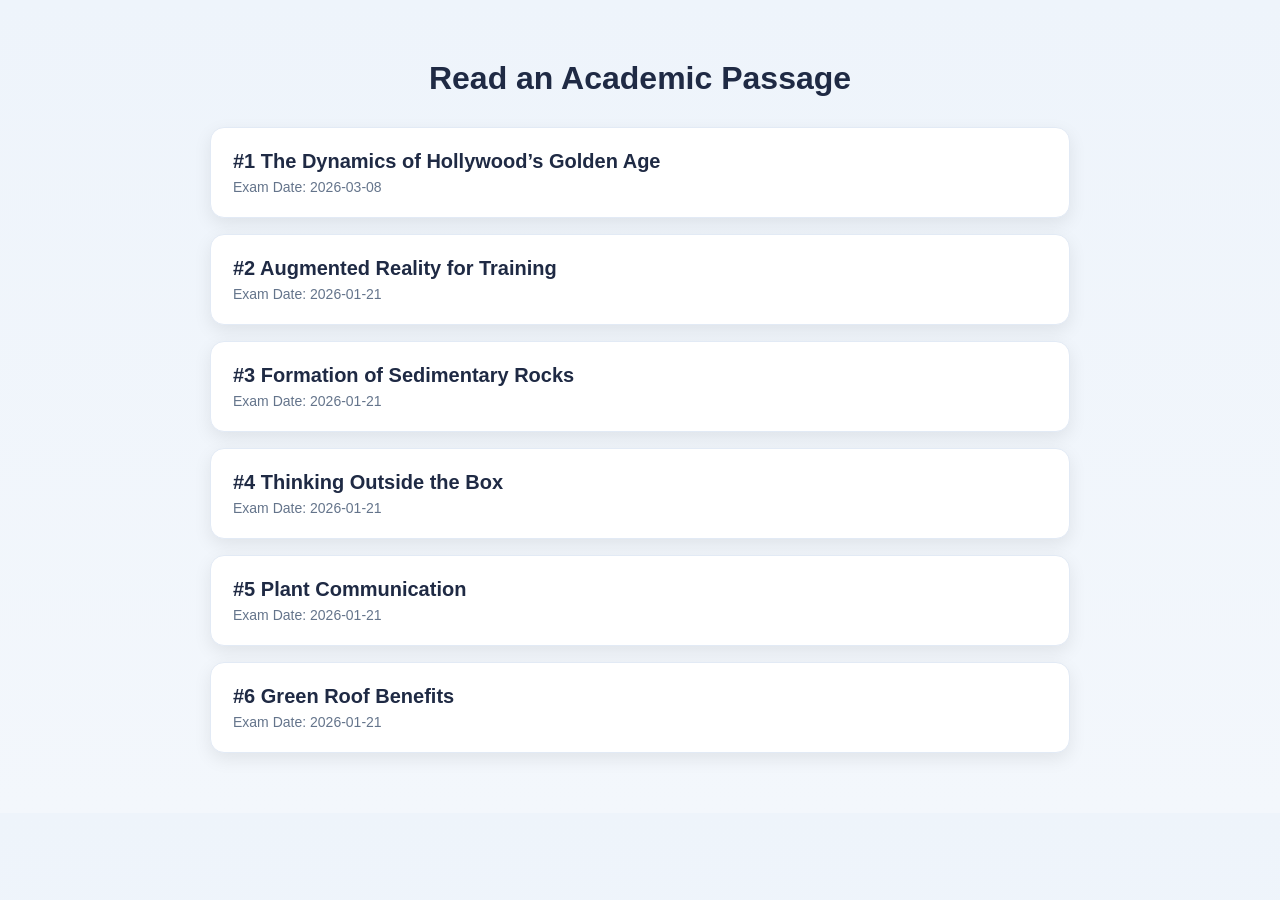
<file: read-an-academic-passage.html>
<!DOCTYPE html>
<html lang="en">
<head>
  <meta charset="UTF-8">
  <title>Academic Passage</title>
  <link rel="stylesheet" href="./styles.css">

  <style>
    .container {
      max-width: 900px;
      margin: 60px auto;
      padding: 0 20px;
    }

    h1 {
      text-align: center;
      margin-bottom: 30px;
    }

    .card {
      background: white;
      padding: 22px;
      margin-bottom: 16px;
      border-radius: 14px;
      cursor: pointer;
      box-shadow: 0 6px 18px rgba(0,0,0,0.08);
      transition: 0.2s;
    }

    .card:hover {
      transform: translateY(-3px);
    }

    .title {
      font-size: 20px;
      font-weight: 700;
      margin-bottom: 6px;
    }

    .meta {
      color: #64748b;
      font-size: 14px;
    }
  </style>
</head>

<body>

<div class="container">
  <h1>Read an Academic Passage</h1>

  <!-- Passage 1 -->
  <div class="card" onclick="start(1)">
    <div class="title">#1 The Dynamics of Hollywood’s Golden Age</div>
    <div class="meta">Exam Date: 2026-03-08</div>
  </div>

  <!-- Passage 2 -->
  <div class="card" onclick="start(2)">
    <div class="title">#2 Augmented Reality for Training</div>
    <div class="meta">Exam Date: 2026-01-21</div>
  </div>

  <!-- Passage 3 -->
  <div class="card" onclick="start(3)">
    <div class="title">#3 Formation of Sedimentary Rocks</div>
    <div class="meta">Exam Date: 2026-01-21</div>
  </div>

  <!-- Passage 4 -->
  <div class="card" onclick="start(4)">
    <div class="title">#4 Thinking Outside the Box</div>
    <div class="meta">Exam Date: 2026-01-21</div>
  </div>

  <!-- Passage 5 -->
  <div class="card" onclick="start(5)">
    <div class="title">#5 Plant Communication</div>
    <div class="meta">Exam Date: 2026-01-21</div>
  </div>

  <!-- Passage 6 -->
  <div class="card" onclick="start(6)">
    <div class="title">#6 Green Roof Benefits</div>
    <div class="meta">Exam Date: 2026-01-21</div>
  </div>

</div>

<script>
function start(id){
  window.location.href = "read-an-academic-passage-practice.html?id=" + id;
}
</script>

</body>
</html>
</file>
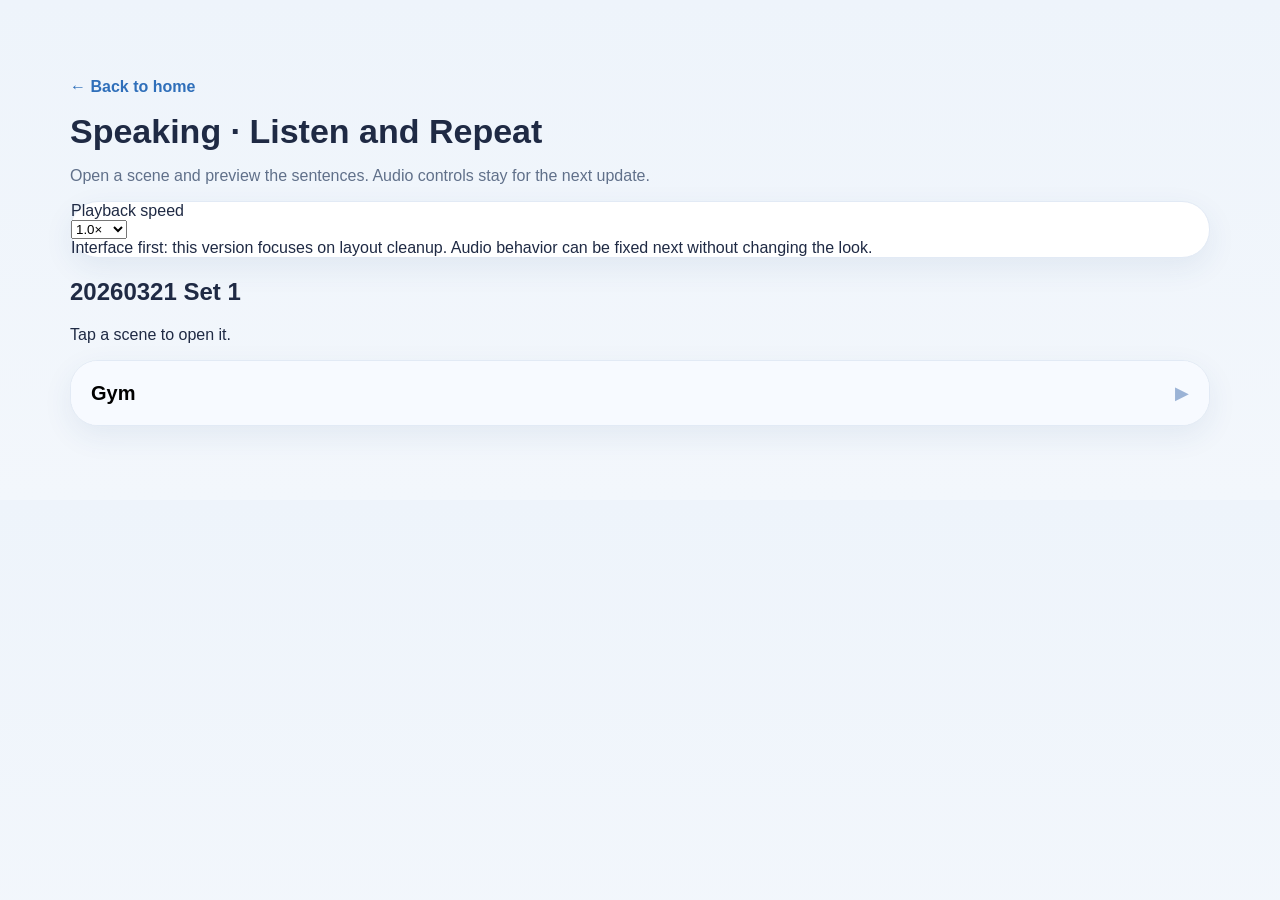
<file: speaking.html>
<!DOCTYPE html>
<html lang="en">
<head>
  <meta charset="UTF-8" />
  <meta name="viewport" content="width=device-width, initial-scale=1.0" />
  <title>Speaking Practice</title>
  <link rel="stylesheet" href="./styles.css?v=20260321ui" />
</head>
<body>
  <div class="page-shell">
    <a class="top-link" href="index.html">← Back to home</a>

    <header class="page-title">
      <h1>Speaking · Listen and Repeat</h1>
      <p class="page-subtitle">
        Open a scene and preview the sentences. Audio controls stay for the next update.
      </p>
    </header>

    <section class="card toolbar">
      <label>
        <span class="helper">Playback speed</span><br>
        <select class="select">
          <option>1.0×</option>
          <option>0.75×</option>
          <option>0.5×</option>
        </select>
      </label>
      <div class="notice">
        Interface first: this version focuses on layout cleanup. Audio behavior can be fixed next without changing the look.
      </div>
    </section>

    <div class="set-header">
      <h2>20260321 Set 1</h2>
      <p class="helper">Tap a scene to open it.</p>
    </div>

    <section class="card scene-card">
      <button class="scene-header" type="button" onclick="toggleScene(this)">
        <span class="scene-name">Gym</span>
        <span class="scene-arrow">▶</span>
      </button>
      <div class="scene-content">
        <div class="line-list">
          <div class="line-item"><div class="sentence-controls"><button class="play-btn">🔊 Play</button><button class="record-btn">⏺ Record</button><button class="mine-btn" disabled>▶ Play mine</button></div><div class="sentence-wrap"><div class="line-text">Cardio machines and bikes are over here.</div></div></div>
          <div class="line-item"><div class="sentence-controls"><button class="play-btn">🔊 Play</button><button class="record-btn">⏺ Record</button><button class="mine-btn" disabled>▶ Play mine</button></div><div class="sentence-wrap"><div class="line-text">The weight room provides dumbbells and benches.</div></div></div>
          <div class="line-item"><div class="sentence-controls"><button class="play-btn">🔊 Play</button><button class="record-btn">⏺ Record</button><button class="mine-btn" disabled>▶ Play mine</button></div><div class="sentence-wrap"><div class="line-text">Our yoga studio offers classes for all fitness levels.</div></div></div>
        </div>
        <h3 class="block-title">Vocabulary</h3>
        <div class="vocab-grid">
          <div class="vocab-item">cardio machines — 有氧健身器械</div>
          <div class="vocab-item">weight room — 力量训练区</div>
        </div>
      </div>
    </section>
  </div>

  <script>
    function toggleScene(btn){
      const content = btn.nextElementSibling;
      const arrow = btn.querySelector('.scene-arrow');
      const open = content.classList.contains('open');
      document.querySelectorAll('.scene-content').forEach(el => el.classList.remove('open'));
      document.querySelectorAll('.scene-arrow').forEach(el => el.textContent = '▶');
      if(!open){
        content.classList.add('open');
        arrow.textContent = '▼';
      }
    }
  </script>
</body>
</html>
</file>
<file: styles.css>
*{box-sizing:border-box}
:root{
  --bg:#f3f7fc;
  --bg2:#eef4fb;
  --panel:#ffffff;
  --text:#1f2a44;
  --muted:#60708a;
  --line:#e2eaf5;
  --primary:#4a90e2;
  --primary-dark:#2f6fba;
  --primary-soft:#eef5ff;
  --shadow:0 10px 30px rgba(39,73,124,.08);
}

html,body{margin:0;padding:0}

body{
  font-family:-apple-system,BlinkMacSystemFont,"Segoe UI","PingFang SC","Microsoft YaHei",sans-serif;
  color:var(--text);
  background:linear-gradient(180deg,var(--bg2),var(--bg));
}

a{text-decoration:none;color:inherit}

/* ===== Navbar（顶部导航） ===== */

.navbar{
  position:fixed;
  top:0;
  left:0;
  width:100%;
  z-index:1000;
  backdrop-filter:saturate(180%) blur(10px);
  background:rgba(255,255,255,.82);
  border-bottom:1px solid rgba(226,234,245,.9);
  box-shadow:0 6px 20px rgba(39,73,124,.06);
}

.nav-inner{
  max-width:1180px;
  margin:0 auto;
  padding:8px 20px;
  display:flex;
  justify-content:space-between;
  align-items:center;
  gap:16px;
}

.logo{
  display:inline-flex;
  align-items:center;
  font-weight:800;
  font-size:28px;
  letter-spacing:-0.02em;
  color:var(--text);
  white-space:nowrap;
}

.nav-links{
  display:flex;
  align-items:center;
  gap:10px;
  flex-wrap:wrap;
}

.nav-links a{
  display:inline-flex;
  align-items:center;
  justify-content:center;
  padding:8px 14px;
  border-radius:999px;
  font-weight:700;
  font-size:14px;
  color:var(--muted);
  transition:.2s;
}

.nav-links a:hover{
  background:var(--primary-soft);
  color:var(--primary-dark);
}

.nav-links a.active{
  background:var(--primary-soft);
  color:var(--primary-dark);
}

.page-shell{
  max-width:1180px;
  margin:0 auto;
  padding:78px 20px 60px;
}

.card{
  background:var(--panel);
  border:1px solid var(--line);
  border-radius:28px;
  box-shadow:var(--shadow);
}

/* ===== 首页 ===== */

.hero{
  padding:34px 36px 28px;
  margin-bottom:24px;
}

.badge{
  display:inline-flex;
  padding:8px 14px;
  border-radius:999px;
  background:var(--primary-soft);
  color:var(--primary-dark);
  font-weight:700;
  font-size:14px;
  margin-bottom:14px;
}

.hero h1{
  margin:0 0 14px;
  font-size:64px;
}

.hero p{
  margin:0;
  color:var(--muted);
  font-size:20px;
  line-height:1.7;
}

.hero .encourage{
  margin-top:10px;
  color:#345a94;
  font-weight:700;
}

.grid{
  display:grid;
  grid-template-columns:repeat(2,1fr);
  gap:20px;
}

.module-card{
  display:block;
  padding:28px;
  transition:.2s;
}

.module-card:hover{
  transform:translateY(-2px);
}

.icon{
  width:58px;
  height:58px;
  border-radius:18px;
  display:flex;
  align-items:center;
  justify-content:center;
  background:var(--primary-soft);
  font-size:27px;
  margin-bottom:16px;
}

.tag-list{
  display:flex;
  flex-wrap:wrap;
  gap:10px;
  margin-top:16px;
}

.tag{
  padding:8px 12px;
  border-radius:999px;
  background:#f8fbff;
  border:1px solid var(--line);
  font-size:14px;
}

.tag.active{
  background:var(--primary-soft);
  color:var(--primary-dark);
}

/* ===== 通用 ===== */

.top-link{
  color:var(--primary-dark);
  font-weight:700;
  display:inline-block;
  margin-bottom:16px;
}

.page-title h1{
  font-size:34px;
  margin:0 0 10px;
}

.page-subtitle{
  color:var(--muted);
}

/* ===== 场景卡片 ===== */

.scene-card{
  margin-bottom:14px;
  overflow:hidden;
}

.scene-header{
  width:100%;
  border:none;
  padding:18px 20px;
  background:#f7faff;
  display:flex;
  justify-content:space-between;
  align-items:center;
  cursor:pointer;
}

.scene-name{
  font-size:20px;
  font-weight:700;
  text-align:left;
  line-height:1.4;
}

.scene-arrow{
  color:#9bb3d6;
  font-size:18px;
}

.scene-content{
  display:none;
  padding:18px;
  border-top:1px solid var(--line);
}

.scene-content.open{
  display:block;
}

/* ===== 句子 ===== */

.line-item{
  display:flex;
  gap:12px;
  padding:14px;
  border:1px solid var(--line);
  border-radius:18px;
  margin-bottom:10px;
}

.sentence-controls{
  display:flex;
  flex-direction:column;
  gap:8px;
}

.play-btn,.record-btn,.mine-btn,.text-toggle-btn{
  padding:8px 10px;
  border-radius:10px;
  border:1px solid var(--line);
  background:#fff;
}

.play-btn{
  background:var(--primary-soft);
}

.line-text{
  font-size:18px;
  line-height:1.7;
}

/* ===== 隐藏逻辑 ===== */

.hidden-text{
  display:none;
}

.hidden-text.show{
  display:block;
}

/* ===== vocab ===== */

.vocab-grid{
  display:none;
  grid-template-columns:repeat(2,1fr);
  gap:10px;
}

.vocab-grid.show{
  display:grid;
}

.vocab-item{
  padding:10px;
  border:1px solid var(--line);
  border-radius:12px;
}

/* ===== 📱 移动端优化（关键） ===== */

@media (max-width:700px){
  .nav-inner{
    flex-direction:column;
    align-items:flex-start;
    padding:10px 16px;
  }

  .logo{
    font-size:24px;
  }

  .nav-links{
    width:100%;
    gap:8px;
  }

  .nav-links a{
    padding:8px 12px;
    font-size:14px;
  }

  .page-shell{
    padding-top:108px;
  }
}

@media (max-width:600px){
  .hero h1{
    font-size:42px;
  }

  .grid{
    grid-template-columns:1fr;
  }

  .scene-name{
    font-size:18px;
  }

  .scene-header{
    align-items:flex-start;
  }

  .line-item{
    flex-direction:column;
  }

  .sentence-controls{
    flex-direction:row;
    flex-wrap:wrap;
  }

  .vocab-grid{
    grid-template-columns:1fr;
  }
}
</file>
